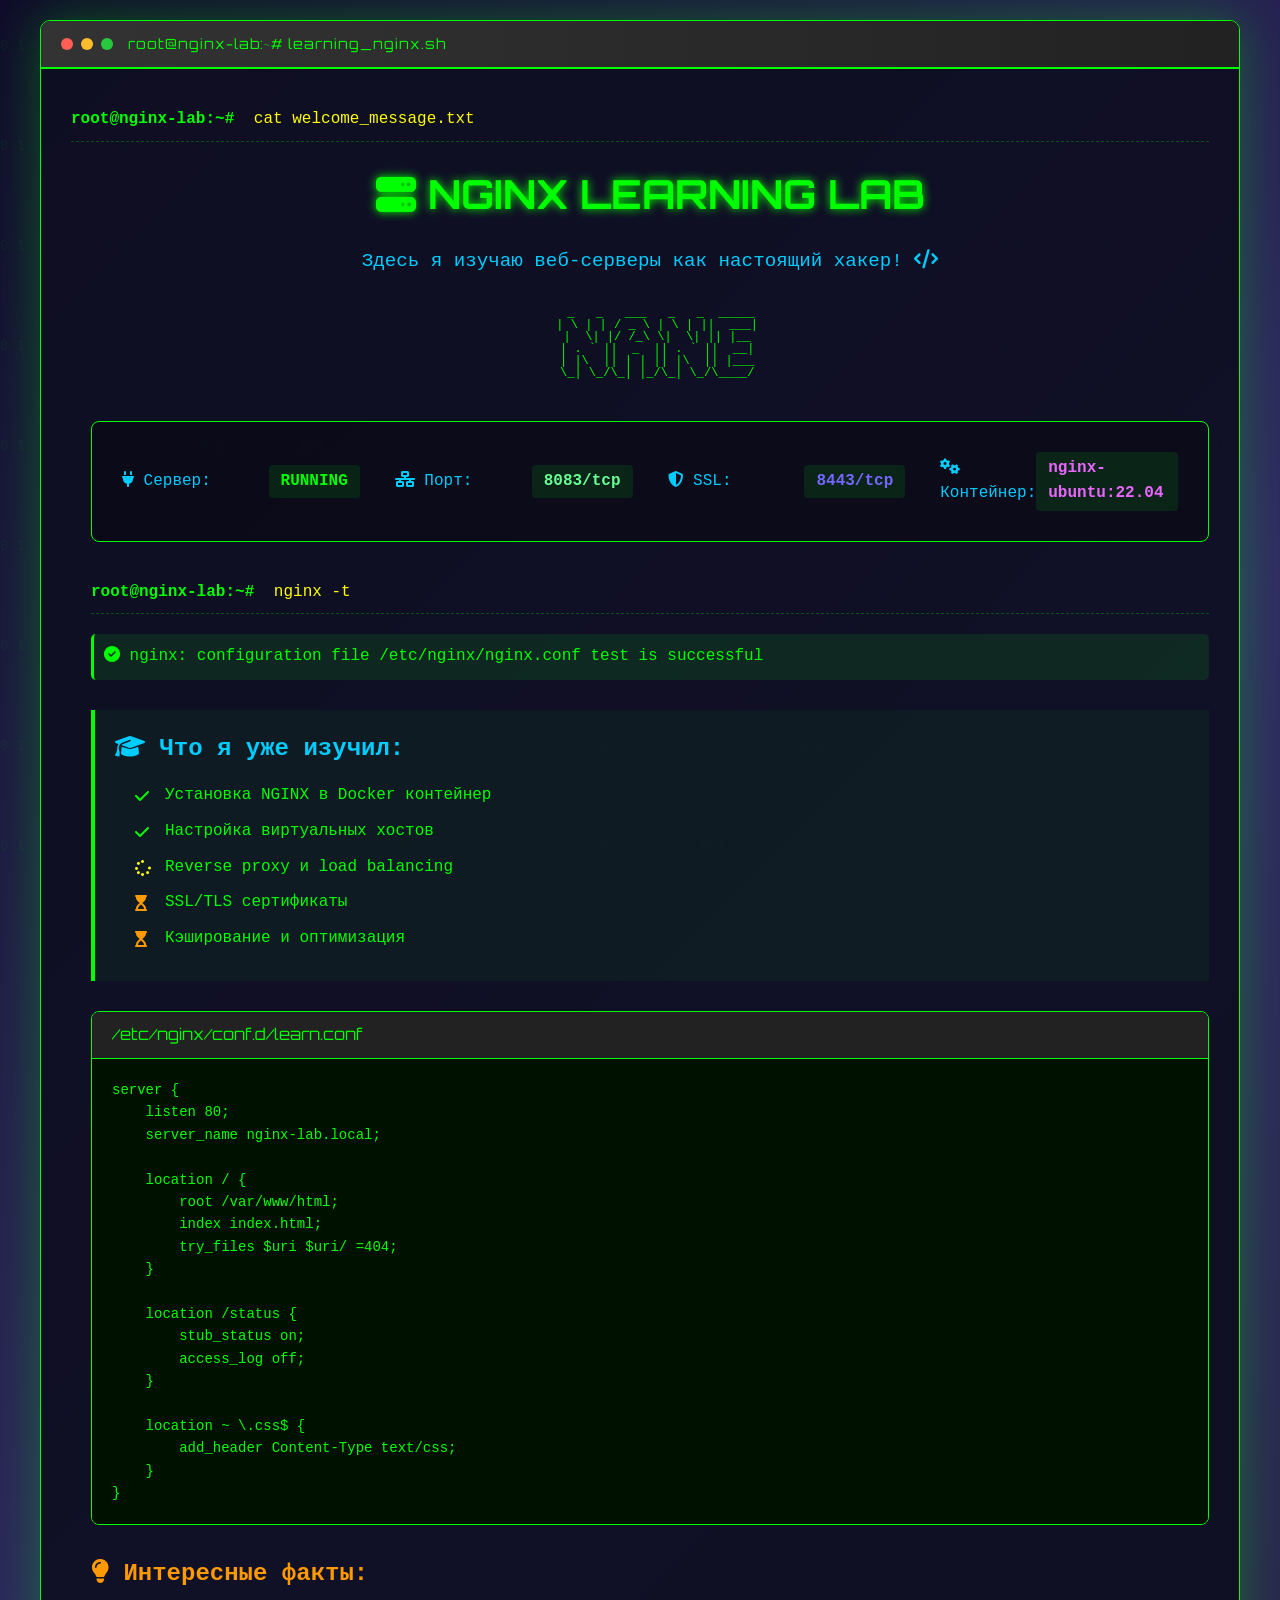
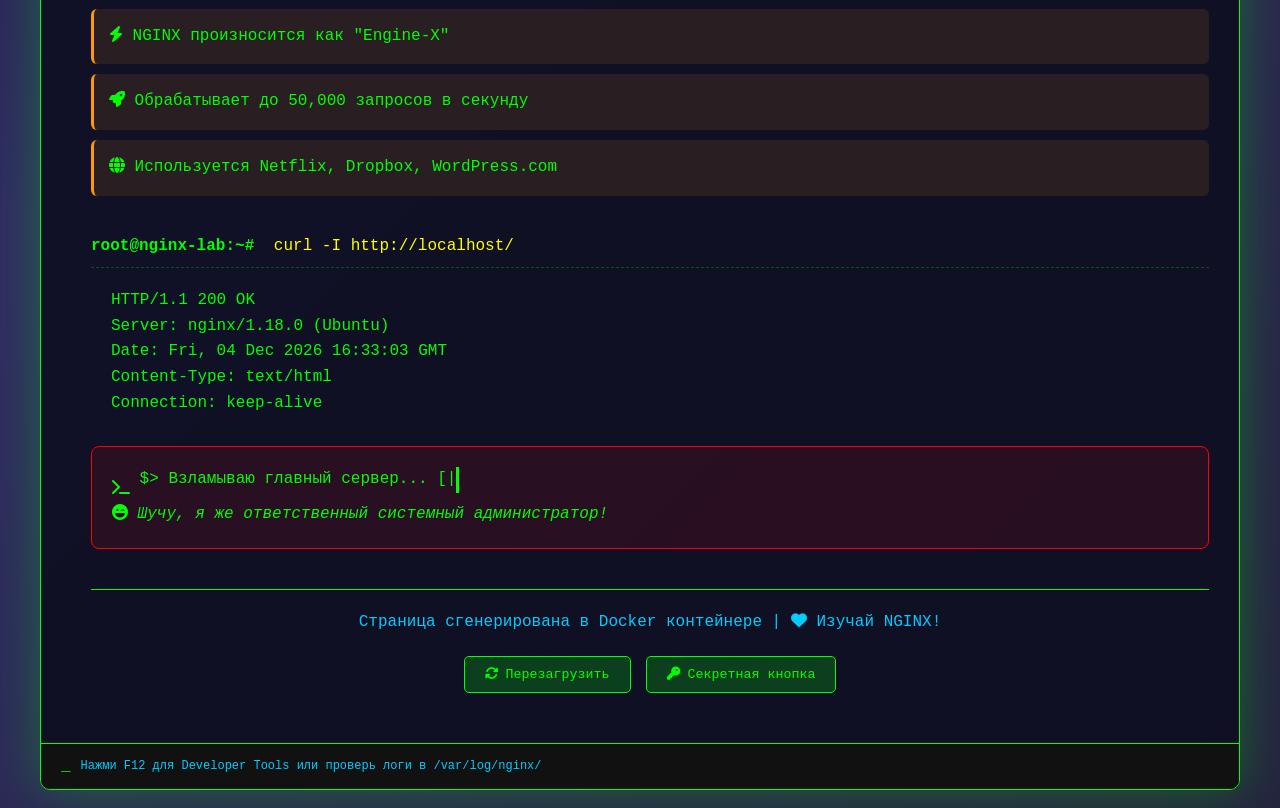
<file: index.html>
<!DOCTYPE html>
<html lang="ru">
<head>
    <meta charset="UTF-8">
    <meta name="viewport" content="width=device-width, initial-scale=1.0">
    <title>NGINX Learning Lab</title>
    <link rel="stylesheet" href="styles.css">
    <link rel="stylesheet" href="https://cdnjs.cloudflare.com/ajax/libs/font-awesome/6.4.0/css/all.min.css">
    <link href="https://fonts.googleapis.com/css2?family=Orbitron:wght@400;700&family=Ubuntu+Mono&display=swap" rel="stylesheet">
</head>
<body>
<div class="container">
    <!-- Терминал-заголовок -->
    <div class="terminal-header">
        <div class="terminal-buttons">
            <span class="close"></span>
            <span class="minimize"></span>
            <span class="maximize"></span>
        </div>
        <span class="terminal-title">root@nginx-lab:~# learning_nginx.sh</span>
    </div>

    <!-- Контент в стиле терминала -->
    <div class="terminal-body">
        <div class="command-line">
            <span class="prompt">root@nginx-lab:~#</span>
            <span class="command">cat welcome_message.txt</span>
        </div>

        <div class="output">
            <h1><i class="fas fa-server"></i> NGINX LEARNING LAB</h1>
            <p class="subtitle">Здесь я изучаю веб-серверы как настоящий хакер! <i class="fas fa-code"></i></p>

            <div class="ascii-art">
                    <pre>
   _   _   ___   _   _  _____
  | \ | | / _ \ | \ | ||  ___|
  |  \| |/ /_\ \|  \| || |__
  | . ` ||  _  || . ` ||  __|
  | |\  || | | || |\  || |___
  \_| \_/\_| |_/\_| \_/\____/
                    </pre>
            </div>

            <div class="status-panel">
                <div class="status-item">
                    <span class="status-label"><i class="fas fa-plug"></i> Сервер:</span>
                    <span class="status-value running">RUNNING</span>
                </div>
                <div class="status-item">
                    <span class="status-label"><i class="fas fa-network-wired"></i> Порт:</span>
                    <span class="status-value">8083/tcp</span>
                </div>
                <div class="status-item">
                    <span class="status-label"><i class="fas fa-shield-alt"></i> SSL:</span>
                    <span class="status-value">8443/tcp</span>
                </div>
                <div class="status-item">
                    <span class="status-label"><i class="fas fa-cogs"></i> Контейнер:</span>
                    <span class="status-value">nginx-ubuntu:22.04</span>
                </div>
            </div>

            <div class="command-line">
                <span class="prompt">root@nginx-lab:~#</span>
                <span class="command">nginx -t</span>
            </div>
            <div class="output success">
                <i class="fas fa-check-circle"></i> nginx: configuration file /etc/nginx/nginx.conf test is successful
            </div>

            <div class="lessons">
                <h2><i class="fas fa-graduation-cap"></i> Что я уже изучил:</h2>
                <ul>
                    <li><i class="fas fa-check"></i> Установка NGINX в Docker контейнер</li>
                    <li><i class="fas fa-check"></i> Настройка виртуальных хостов</li>
                    <li><i class="fas fa-spinner"></i> Reverse proxy и load balancing</li>
                    <li><i class="fas fa-hourglass-start"></i> SSL/TLS сертификаты</li>
                    <li><i class="fas fa-hourglass-start"></i> Кэширование и оптимизация</li>
                </ul>
            </div>

            <div class="code-block">
                <div class="code-header">/etc/nginx/conf.d/learn.conf</div>
                <pre><code>server {
    listen 80;
    server_name nginx-lab.local;

    location / {
        root /var/www/html;
        index index.html;
        try_files $uri $uri/ =404;
    }

    location /status {
        stub_status on;
        access_log off;
    }

    location ~ \.css$ {
        add_header Content-Type text/css;
    }
}</code></pre>
            </div>

            <div class="fun-facts">
                <h2><i class="fas fa-lightbulb"></i> Интересные факты:</h2>
                <div class="fact">
                    <i class="fas fa-bolt"></i> NGINX произносится как "Engine-X"
                </div>
                <div class="fact">
                    <i class="fas fa-rocket"></i> Обрабатывает до 50,000 запросов в секунду
                </div>
                <div class="fact">
                    <i class="fas fa-globe"></i> Используется Netflix, Dropbox, WordPress.com
                </div>
            </div>

            <div class="command-line">
                <span class="prompt">root@nginx-lab:~#</span>
                <span class="command">curl -I http://localhost/</span>
            </div>
            <div class="output">
                HTTP/1.1 200 OK<br>
                Server: nginx/1.18.0 (Ubuntu)<br>
                Date: <span id="current-date"></span><br>
                Content-Type: text/html<br>
                Connection: keep-alive
            </div>

            <div class="hackerman">
                <p><i class="fas fa-terminal"></i> <span class="typing">$> Взламываю главный сервер... [||||||||||] 100%</span></p>
                <p><i class="fas fa-laugh-wink"></i> <span class="joke">Шучу, я же ответственный системный администратор!</span></p>
            </div>

            <div class="footer">
                <p>Страница сгенерирована в Docker контейнере | <i class="fas fa-heart"></i> Изучай NGINX!</p>
                <div class="social">
                    <button onclick="reloadPage()"><i class="fas fa-sync-alt"></i> Перезагрузить</button>
                    <button onclick="showSecret()"><i class="fas fa-key"></i> Секретная кнопка</button>
                </div>
            </div>
        </div>
    </div>

    <!-- Футер-консоль -->
    <div class="terminal-footer">
        <span class="blinking-cursor">_</span>
        <span class="footer-text">Нажми F12 для Developer Tools или проверь логи в /var/log/nginx/</span>
    </div>
</div>

<div id="secret-modal" class="modal">
    <div class="modal-content">
        <span class="close-modal" onclick="hideSecret()">&times;</span>
        <h2><i class="fas fa-unlock-alt"></i> Секретная информация</h2>
        <p>Ты обнаружил Easter Egg! Вот секретный код для NGINX:</p>
        <div class="secret-code">
            location /secret {
            return 418 "Я чайник! 🫖";
            add_header X-NGINX-Master true;
            }
        </div>
        <p>Добавь этот блок в конфиг и перезагрузи NGINX:</p>
        <code>docker exec nginx-ubuntu nginx -s reload</code>
    </div>
</div>

<script src="script.js"></script>
</body>
</html>
</file>
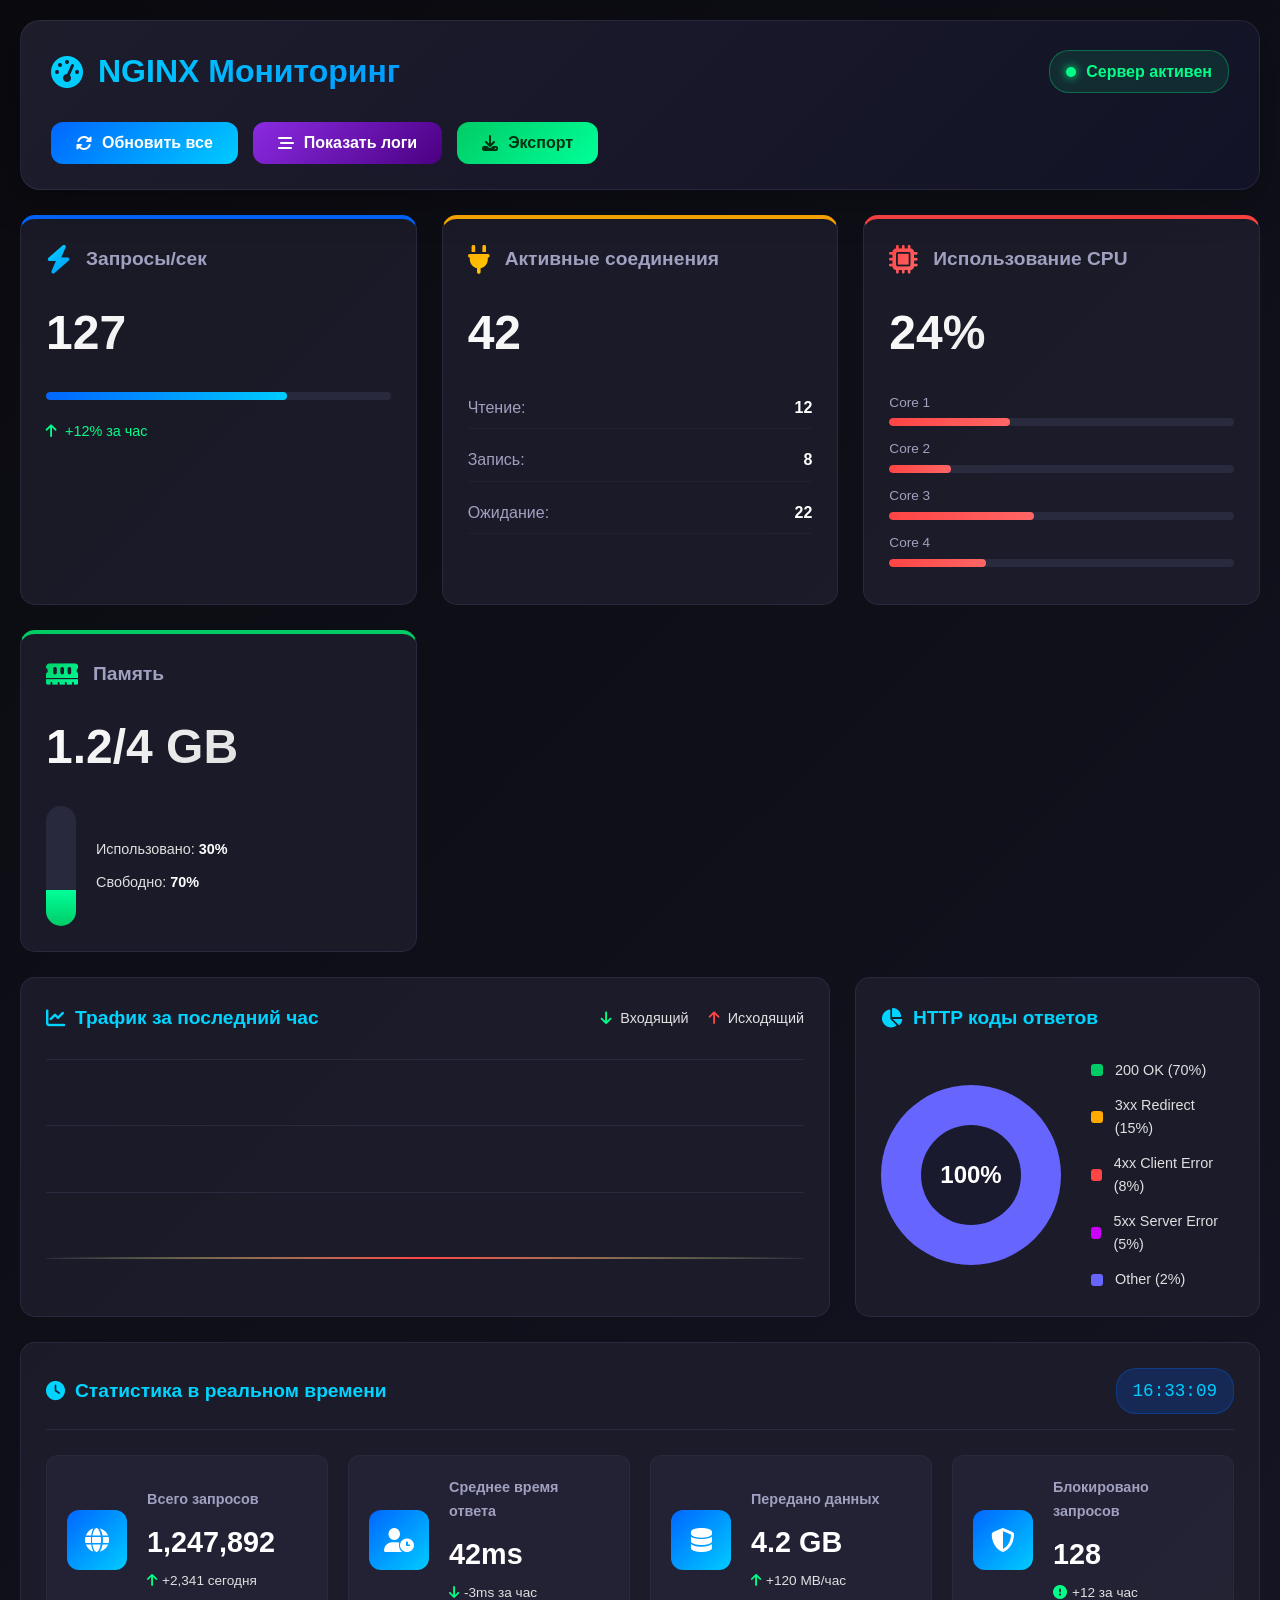
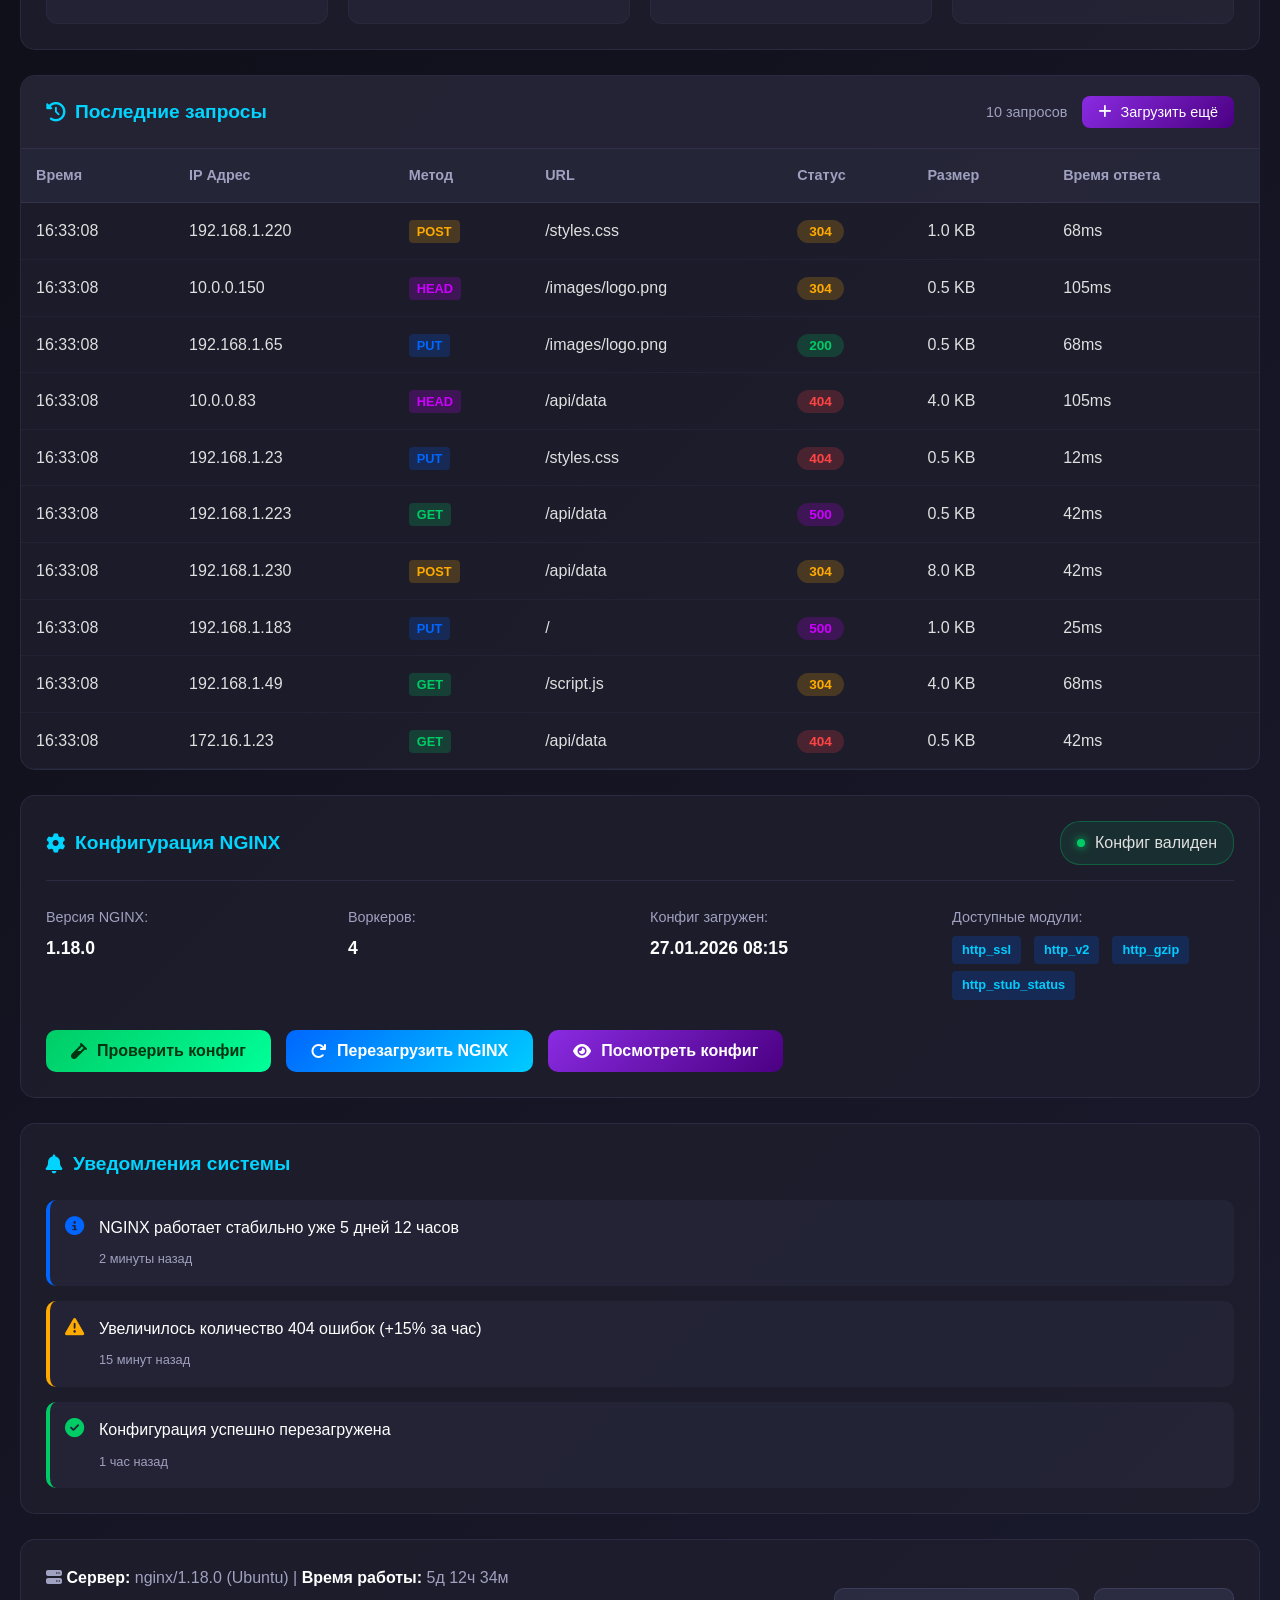
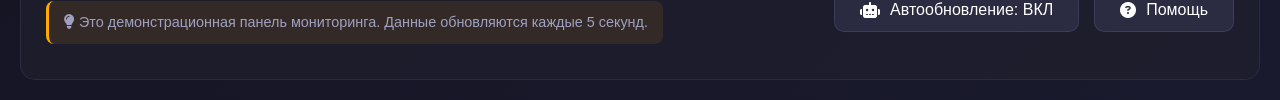
<file: monitor-page/monitor.html>
<!DOCTYPE html>
<html lang="ru">
<head>
    <meta charset="UTF-8">
    <meta name="viewport" content="width=device-width, initial-scale=1.0">
    <title>NGINX Мониторинг</title>
    <link rel="stylesheet" href="monitor.css">
    <link rel="stylesheet" href="https://cdnjs.cloudflare.com/ajax/libs/font-awesome/6.4.0/css/all.min.css">
</head>
<body>
<div class="monitor-container">
    <!-- Панель управления -->
    <div class="control-panel">
        <div class="panel-header">
            <h1><i class="fas fa-tachometer-alt"></i> NGINX Мониторинг</h1>
            <div class="server-status">
                <span class="status-indicator active"></span>
                <span class="status-text">Сервер активен</span>
            </div>
        </div>

        <div class="panel-controls">
            <button class="control-btn refresh-btn" onclick="refreshAll()">
                <i class="fas fa-sync-alt"></i> Обновить все
            </button>
            <button class="control-btn logs-btn" onclick="toggleLogs()">
                <i class="fas fa-stream"></i> Показать логи
            </button>
            <button class="control-btn stats-btn" onclick="exportStats()">
                <i class="fas fa-download"></i> Экспорт
            </button>
        </div>
    </div>

    <!-- Основные метрики -->
    <div class="metrics-grid">
        <!-- Запросы в секунду -->
        <div class="metric-card primary">
            <div class="metric-header">
                <i class="fas fa-bolt"></i>
                <h3>Запросы/сек</h3>
            </div>
            <div class="metric-value" id="rps-value">127</div>
            <div class="metric-graph">
                <div class="graph-bar" style="width: 70%"></div>
            </div>
            <div class="metric-change">
                <i class="fas fa-arrow-up"></i>
                <span>+12% за час</span>
            </div>
        </div>

        <!-- Активные соединения -->
        <div class="metric-card warning">
            <div class="metric-header">
                <i class="fas fa-plug"></i>
                <h3>Активные соединения</h3>
            </div>
            <div class="metric-value" id="connections-value">42</div>
            <div class="metric-details">
                <div class="detail">
                    <span class="label">Чтение:</span>
                    <span class="value" id="reading-value">12</span>
                </div>
                <div class="detail">
                    <span class="label">Запись:</span>
                    <span class="value" id="writing-value">8</span>
                </div>
                <div class="detail">
                    <span class="label">Ожидание:</span>
                    <span class="value" id="waiting-value">22</span>
                </div>
            </div>
        </div>

        <!-- Использование CPU -->
        <div class="metric-card danger">
            <div class="metric-header">
                <i class="fas fa-microchip"></i>
                <h3>Использование CPU</h3>
            </div>
            <div class="metric-value" id="cpu-value">24%</div>
            <div class="cpu-cores">
                <div class="core">
                    <div class="core-label">Core 1</div>
                    <div class="core-bar">
                        <div class="core-fill" style="width: 35%"></div>
                    </div>
                </div>
                <div class="core">
                    <div class="core-label">Core 2</div>
                    <div class="core-bar">
                        <div class="core-fill" style="width: 18%"></div>
                    </div>
                </div>
                <div class="core">
                    <div class="core-label">Core 3</div>
                    <div class="core-bar">
                        <div class="core-fill" style="width: 42%"></div>
                    </div>
                </div>
                <div class="core">
                    <div class="core-label">Core 4</div>
                    <div class="core-bar">
                        <div class="core-fill" style="width: 28%"></div>
                    </div>
                </div>
            </div>
        </div>

        <!-- Использование памяти -->
        <div class="metric-card success">
            <div class="metric-header">
                <i class="fas fa-memory"></i>
                <h3>Память</h3>
            </div>
            <div class="metric-value" id="memory-value">1.2/4 GB</div>
            <div class="memory-chart">
                <div class="chart-bar">
                    <div class="chart-fill" style="height: 30%"></div>
                </div>
                <div class="chart-labels">
                    <span>Использовано: <strong>30%</strong></span>
                    <span>Свободно: <strong>70%</strong></span>
                </div>
            </div>
        </div>
    </div>

    <!-- Графики -->
    <div class="charts-section">
        <div class="chart-card">
            <div class="chart-header">
                <h3><i class="fas fa-chart-line"></i> Трафик за последний час</h3>
                <div class="chart-legend">
                    <span class="legend-in"><i class="fas fa-arrow-down"></i> Входящий</span>
                    <span class="legend-out"><i class="fas fa-arrow-up"></i> Исходящий</span>
                </div>
            </div>
            <div class="chart-container">
                <div class="traffic-chart" id="traffic-chart">
                    <!-- График будет рисоваться CSS/JS -->
                    <div class="chart-grid">
                        <div class="grid-line"></div>
                        <div class="grid-line"></div>
                        <div class="grid-line"></div>
                        <div class="grid-line"></div>
                    </div>
                    <div class="chart-line in"></div>
                    <div class="chart-line out"></div>
                </div>
            </div>
        </div>

        <div class="chart-card">
            <div class="chart-header">
                <h3><i class="fas fa-chart-pie"></i> HTTP коды ответов</h3>
            </div>
            <div class="pie-chart-container">
                <div class="pie-chart">
                    <div class="pie-slice success" style="--percent: 70;"></div>
                    <div class="pie-slice redirect" style="--percent: 15;"></div>
                    <div class="pie-slice client-error" style="--percent: 8;"></div>
                    <div class="pie-slice server-error" style="--percent: 5;"></div>
                    <div class="pie-slice other" style="--percent: 2;"></div>
                    <div class="pie-center">
                        <span class="pie-total">100%</span>
                    </div>
                </div>
                <div class="pie-legend">
                    <div class="legend-item">
                        <span class="color success"></span>
                        <span>200 OK (70%)</span>
                    </div>
                    <div class="legend-item">
                        <span class="color redirect"></span>
                        <span>3xx Redirect (15%)</span>
                    </div>
                    <div class="legend-item">
                        <span class="color client-error"></span>
                        <span>4xx Client Error (8%)</span>
                    </div>
                    <div class="legend-item">
                        <span class="color server-error"></span>
                        <span>5xx Server Error (5%)</span>
                    </div>
                    <div class="legend-item">
                        <span class="color other"></span>
                        <span>Other (2%)</span>
                    </div>
                </div>
            </div>
        </div>
    </div>

    <!-- Статистика в реальном времени -->
    <div class="realtime-section">
        <div class="realtime-header">
            <h3><i class="fas fa-clock"></i> Статистика в реальном времени</h3>
            <div class="time-display" id="current-time">
                <!-- Время будет обновляться -->
            </div>
        </div>

        <div class="stats-grid">
            <div class="stat-item">
                <div class="stat-icon">
                    <i class="fas fa-globe"></i>
                </div>
                <div class="stat-info">
                    <h4>Всего запросов</h4>
                    <p class="stat-value" id="total-requests">1,247,892</p>
                    <p class="stat-change"><i class="fas fa-arrow-up"></i> +2,341 сегодня</p>
                </div>
            </div>

            <div class="stat-item">
                <div class="stat-icon">
                    <i class="fas fa-user-clock"></i>
                </div>
                <div class="stat-info">
                    <h4>Среднее время ответа</h4>
                    <p class="stat-value" id="response-time">42ms</p>
                    <p class="stat-change"><i class="fas fa-arrow-down"></i> -3ms за час</p>
                </div>
            </div>

            <div class="stat-item">
                <div class="stat-icon">
                    <i class="fas fa-database"></i>
                </div>
                <div class="stat-info">
                    <h4>Передано данных</h4>
                    <p class="stat-value" id="data-transferred">4.2 GB</p>
                    <p class="stat-change"><i class="fas fa-arrow-up"></i> +120 MB/час</p>
                </div>
            </div>

            <div class="stat-item">
                <div class="stat-icon">
                    <i class="fas fa-shield-alt"></i>
                </div>
                <div class="stat-info">
                    <h4>Блокировано запросов</h4>
                    <p class="stat-value" id="blocked-requests">128</p>
                    <p class="stat-change"><i class="fas fa-exclamation-circle"></i> +12 за час</p>
                </div>
            </div>
        </div>
    </div>

    <!-- Таблица последних запросов -->
    <div class="requests-table">
        <div class="table-header">
            <h3><i class="fas fa-history"></i> Последние запросы</h3>
            <div class="table-controls">
                <span class="table-count" id="requests-count">25 запросов</span>
                <button class="table-btn" onclick="loadMoreRequests()">
                    <i class="fas fa-plus"></i> Загрузить ещё
                </button>
            </div>
        </div>

        <div class="table-container">
            <table>
                <thead>
                <tr>
                    <th>Время</th>
                    <th>IP Адрес</th>
                    <th>Метод</th>
                    <th>URL</th>
                    <th>Статус</th>
                    <th>Размер</th>
                    <th>Время ответа</th>
                </tr>
                </thead>
                <tbody id="requests-body">
                <!-- Запросы будут добавляться через JS -->
                </tbody>
            </table>
        </div>
    </div>

    <!-- Конфигурация NGINX -->
    <div class="config-section">
        <div class="config-header">
            <h3><i class="fas fa-cog"></i> Конфигурация NGINX</h3>
            <div class="config-status">
                <span class="config-indicator valid"></span>
                <span>Конфиг валиден</span>
            </div>
        </div>

        <div class="config-info">
            <div class="config-item">
                <span class="config-label">Версия NGINX:</span>
                <span class="config-value" id="nginx-version">1.18.0</span>
            </div>
            <div class="config-item">
                <span class="config-label">Воркеров:</span>
                <span class="config-value" id="workers-count">4</span>
            </div>
            <div class="config-item">
                <span class="config-label">Конфиг загружен:</span>
                <span class="config-value" id="config-time">27.01.2026 08:15</span>
            </div>
            <div class="config-item">
                <span class="config-label">Доступные модули:</span>
                <span class="config-value modules">
                        <span class="module-tag">http_ssl</span>
                        <span class="module-tag">http_v2</span>
                        <span class="module-tag">http_gzip</span>
                        <span class="module-tag">http_stub_status</span>
                    </span>
            </div>
        </div>

        <div class="config-actions">
            <button class="config-btn test-btn" onclick="testConfig()">
                <i class="fas fa-vial"></i> Проверить конфиг
            </button>
            <button class="config-btn reload-btn" onclick="reloadNginx()">
                <i class="fas fa-redo"></i> Перезагрузить NGINX
            </button>
            <button class="config-btn view-btn" onclick="viewConfig()">
                <i class="fas fa-eye"></i> Посмотреть конфиг
            </button>
        </div>
    </div>

    <!-- Уведомления -->
    <div class="notifications-section">
        <h3><i class="fas fa-bell"></i> Уведомления системы</h3>
        <div class="notifications-list" id="notifications-list">
            <div class="notification info">
                <i class="fas fa-info-circle"></i>
                <div class="notification-content">
                    <p>NGINX работает стабильно уже 5 дней 12 часов</p>
                    <span class="notification-time">2 минуты назад</span>
                </div>
            </div>
            <div class="notification warning">
                <i class="fas fa-exclamation-triangle"></i>
                <div class="notification-content">
                    <p>Увеличилось количество 404 ошибок (+15% за час)</p>
                    <span class="notification-time">15 минут назад</span>
                </div>
            </div>
            <div class="notification success">
                <i class="fas fa-check-circle"></i>
                <div class="notification-content">
                    <p>Конфигурация успешно перезагружена</p>
                    <span class="notification-time">1 час назад</span>
                </div>
            </div>
        </div>
    </div>

    <!-- Футер -->
    <footer class="monitor-footer">
        <div class="footer-info">
            <p>
                <i class="fas fa-server"></i>
                <strong>Сервер:</strong> nginx/1.18.0 (Ubuntu) |
                <strong>Время работы:</strong> <span id="uptime">5д 12ч 34м</span>
            </p>
            <p class="footer-tip">
                <i class="fas fa-lightbulb"></i>
                Это демонстрационная панель мониторинга. Данные обновляются каждые 5 секунд.
            </p>
        </div>
        <div class="footer-actions">
            <button class="footer-btn" onclick="toggleAutoRefresh()">
                <i class="fas fa-robot"></i>
                <span id="auto-refresh-text">Автообновление: ВКЛ</span>
            </button>
            <button class="footer-btn" onclick="showHelp()">
                <i class="fas fa-question-circle"></i> Помощь
            </button>
        </div>
    </footer>
</div>

<script>
    // Основные переменные
    let autoRefresh = true;
    let requestCount = 0;

    // Обновление времени
    function updateTime() {
        const now = new Date();
        const timeString = now.toLocaleTimeString('ru-RU', {
            hour: '2-digit',
            minute: '2-digit',
            second: '2-digit'
        });
        document.getElementById('current-time').textContent = timeString;
    }

    // Обновление метрик
    function updateMetrics() {
        // RPS (случайное изменение)
        const rps = document.getElementById('rps-value');
        let currentRps = parseInt(rps.textContent);
        currentRps += Math.floor(Math.random() * 21) - 10; // -10 to +10
        currentRps = Math.max(50, Math.min(200, currentRps));
        rps.textContent = currentRps;

        // Активные соединения
        const connections = document.getElementById('connections-value');
        let currentConn = parseInt(connections.textContent);
        currentConn += Math.floor(Math.random() * 7) - 3; // -3 to +3
        currentConn = Math.max(10, Math.min(100, currentConn));
        connections.textContent = currentConn;

        // Детали соединений
        document.getElementById('reading-value').textContent =
            Math.floor(currentConn * 0.3);
        document.getElementById('writing-value').textContent =
            Math.floor(currentConn * 0.2);
        document.getElementById('waiting-value').textContent =
            currentConn - Math.floor(currentConn * 0.5);

        // CPU (случайное изменение)
        const cpu = document.getElementById('cpu-value');
        let currentCpu = parseInt(cpu.textContent);
        currentCpu += Math.floor(Math.random() * 11) - 5; // -5 to +5
        currentCpu = Math.max(5, Math.min(80, currentCpu));
        cpu.textContent = currentCpu + '%';

        // Обновляем заполнение ядер
        document.querySelectorAll('.core-fill').forEach((fill, index) => {
            const newWidth = (currentCpu * (0.5 + Math.random() * 0.5)) / 100;
            fill.style.width = (newWidth * 100) + '%';
        });

        // Память (медленное изменение)
        const memory = document.getElementById('memory-value');
        const used = 1.2 + Math.random() * 0.1;
        memory.textContent = used.toFixed(1) + '/4 GB';

        // Общее количество запросов
        const totalRequests = document.getElementById('total-requests');
        let currentTotal = parseInt(totalRequests.textContent.replace(/,/g, ''));
        currentTotal += Math.floor(Math.random() * 10);
        totalRequests.textContent = currentTotal.toLocaleString();

        // Время ответа
        const responseTime = document.getElementById('response-time');
        let currentTime = parseInt(responseTime.textContent);
        currentTime += Math.floor(Math.random() * 5) - 2; // -2 to +2
        currentTime = Math.max(20, Math.min(100, currentTime));
        responseTime.textContent = currentTime + 'ms';

        // Добавляем новый запрос в таблицу каждые 5 обновлений
        requestCount++;
        if (requestCount % 5 === 0) {
            addNewRequest();
        }
    }

    // Добавление нового запроса в таблицу
    function addNewRequest() {
        const tbody = document.getElementById('requests-body');
        const now = new Date();
        const time = now.toLocaleTimeString('ru-RU', {
            hour: '2-digit',
            minute: '2-digit',
            second: '2-digit'
        });

        const ips = ['192.168.1.', '10.0.0.', '172.16.1.'];
        const methods = ['GET', 'POST', 'HEAD', 'PUT'];
        const paths = ['/', '/api/data', '/images/logo.png', '/styles.css', '/script.js'];
        const statuses = [200, 304, 404, 500];
        const sizes = [512, 1024, 2048, 4096, 8192];
        const responseTimes = [12, 25, 42, 68, 105];

        const ip = ips[Math.floor(Math.random() * ips.length)] + Math.floor(Math.random() * 255);
        const method = methods[Math.floor(Math.random() * methods.length)];
        const path = paths[Math.floor(Math.random() * paths.length)];
        const status = statuses[Math.floor(Math.random() * statuses.length)];
        const size = sizes[Math.floor(Math.random() * sizes.length)];
        const responseTime = responseTimes[Math.floor(Math.random() * responseTimes.length)];

        const row = document.createElement('tr');

        // Определяем класс для статуса
        let statusClass = '';
        if (status === 200) statusClass = 'status-success';
        else if (status >= 300 && status < 400) statusClass = 'status-warning';
        else if (status >= 400 && status < 500) statusClass = 'status-danger';
        else if (status >= 500) statusClass = 'status-critical';

        row.innerHTML = `
            <td>${time}</td>
            <td>${ip}</td>
            <td><span class="method ${method.toLowerCase()}">${method}</span></td>
            <td>${path}</td>
            <td><span class="status ${statusClass}">${status}</span></td>
            <td>${(size / 1024).toFixed(1)} KB</td>
            <td>${responseTime}ms</td>
        `;

        tbody.insertBefore(row, tbody.firstChild);

        // Ограничиваем количество строк
        if (tbody.children.length > 25) {
            tbody.removeChild(tbody.lastChild);
        }

        // Обновляем счетчик
        document.getElementById('requests-count').textContent =
            tbody.children.length + ' запросов';
    }

    // Заполняем начальные данные
    function initTable() {
        const tbody = document.getElementById('requests-body');
        for (let i = 0; i < 10; i++) {
            addNewRequest();
        }
    }

    // Функции управления
    function refreshAll() {
        updateMetrics();
        showNotification('Все метрики обновлены', 'success');
    }

    function toggleLogs() {
        showNotification('Логи доступны в консоли сервера', 'info');
    }

    function exportStats() {
        showNotification('Статистика экспортирована в формате JSON', 'success');
    }

    function loadMoreRequests() {
        for (let i = 0; i < 5; i++) {
            addNewRequest();
        }
        showNotification('Загружено 5 новых запросов', 'info');
    }

    function testConfig() {
        showNotification('Конфигурация NGINX проверена успешно', 'success');
    }

    function reloadNginx() {
        showNotification('NGINX перезагружен (имитация)', 'success');
    }

    function viewConfig() {
        showNotification('Конфигурация открыта в новом окне', 'info');
    }

    function toggleAutoRefresh() {
        autoRefresh = !autoRefresh;
        const text = document.getElementById('auto-refresh-text');
        text.textContent = `Автообновление: ${autoRefresh ? 'ВКЛ' : 'ВЫКЛ'}`;

        showNotification(
            `Автообновление ${autoRefresh ? 'включено' : 'выключено'}`,
            autoRefresh ? 'success' : 'warning'
        );
    }

    function showHelp() {
        showNotification('Открыта справка по мониторингу', 'info');
    }

    // Уведомления
    function showNotification(message, type) {
        const list = document.getElementById('notifications-list');
        const notification = document.createElement('div');
        notification.className = `notification ${type}`;

        const icon = type === 'success' ? 'fa-check-circle' :
                    type === 'warning' ? 'fa-exclamation-triangle' :
                    type === 'danger' ? 'fa-times-circle' : 'fa-info-circle';

        const now = new Date();
        const time = now.toLocaleTimeString('ru-RU', {
            hour: '2-digit',
            minute: '2-digit'
        });

        notification.innerHTML = `
            <i class="fas ${icon}"></i>
            <div class="notification-content">
                <p>${message}</p>
                <span class="notification-time">${time}</span>
            </div>
        `;

        list.insertBefore(notification, list.firstChild);

        // Ограничиваем количество уведомлений
        if (list.children.length > 5) {
            list.removeChild(list.lastChild);
        }

        // Автоудаление через 5 секунд
        setTimeout(() => {
            if (notification.parentNode) {
                notification.style.opacity = '0';
                setTimeout(() => {
                    if (notification.parentNode) {
                        list.removeChild(notification);
                    }
                }, 300);
            }
        }, 5000);
    }

    // Инициализация
    document.addEventListener('DOMContentLoaded', function() {
        updateTime();
        initTable();

        // Обновляем время каждую секунду
        setInterval(updateTime, 1000);

        // Обновляем метрики каждые 3 секунды если автообновление включено
        setInterval(() => {
            if (autoRefresh) {
                updateMetrics();
            }
        }, 3000);

        // Обновляем время работы
        setInterval(() => {
            const uptime = document.getElementById('uptime');
            const parts = uptime.textContent.split(' ');
            let days = parseInt(parts[0]) || 5;
            let hours = parseInt(parts[1]) || 12;
            let minutes = parseInt(parts[2]) || 34;

            minutes++;
            if (minutes >= 60) {
                minutes = 0;
                hours++;
                if (hours >= 24) {
                    hours = 0;
                    days++;
                }
            }

            uptime.textContent = `${days}д ${hours}ч ${minutes}м`;
        }, 60000); // Каждую минуту
    });
</script>
</body>
</html>
</file>
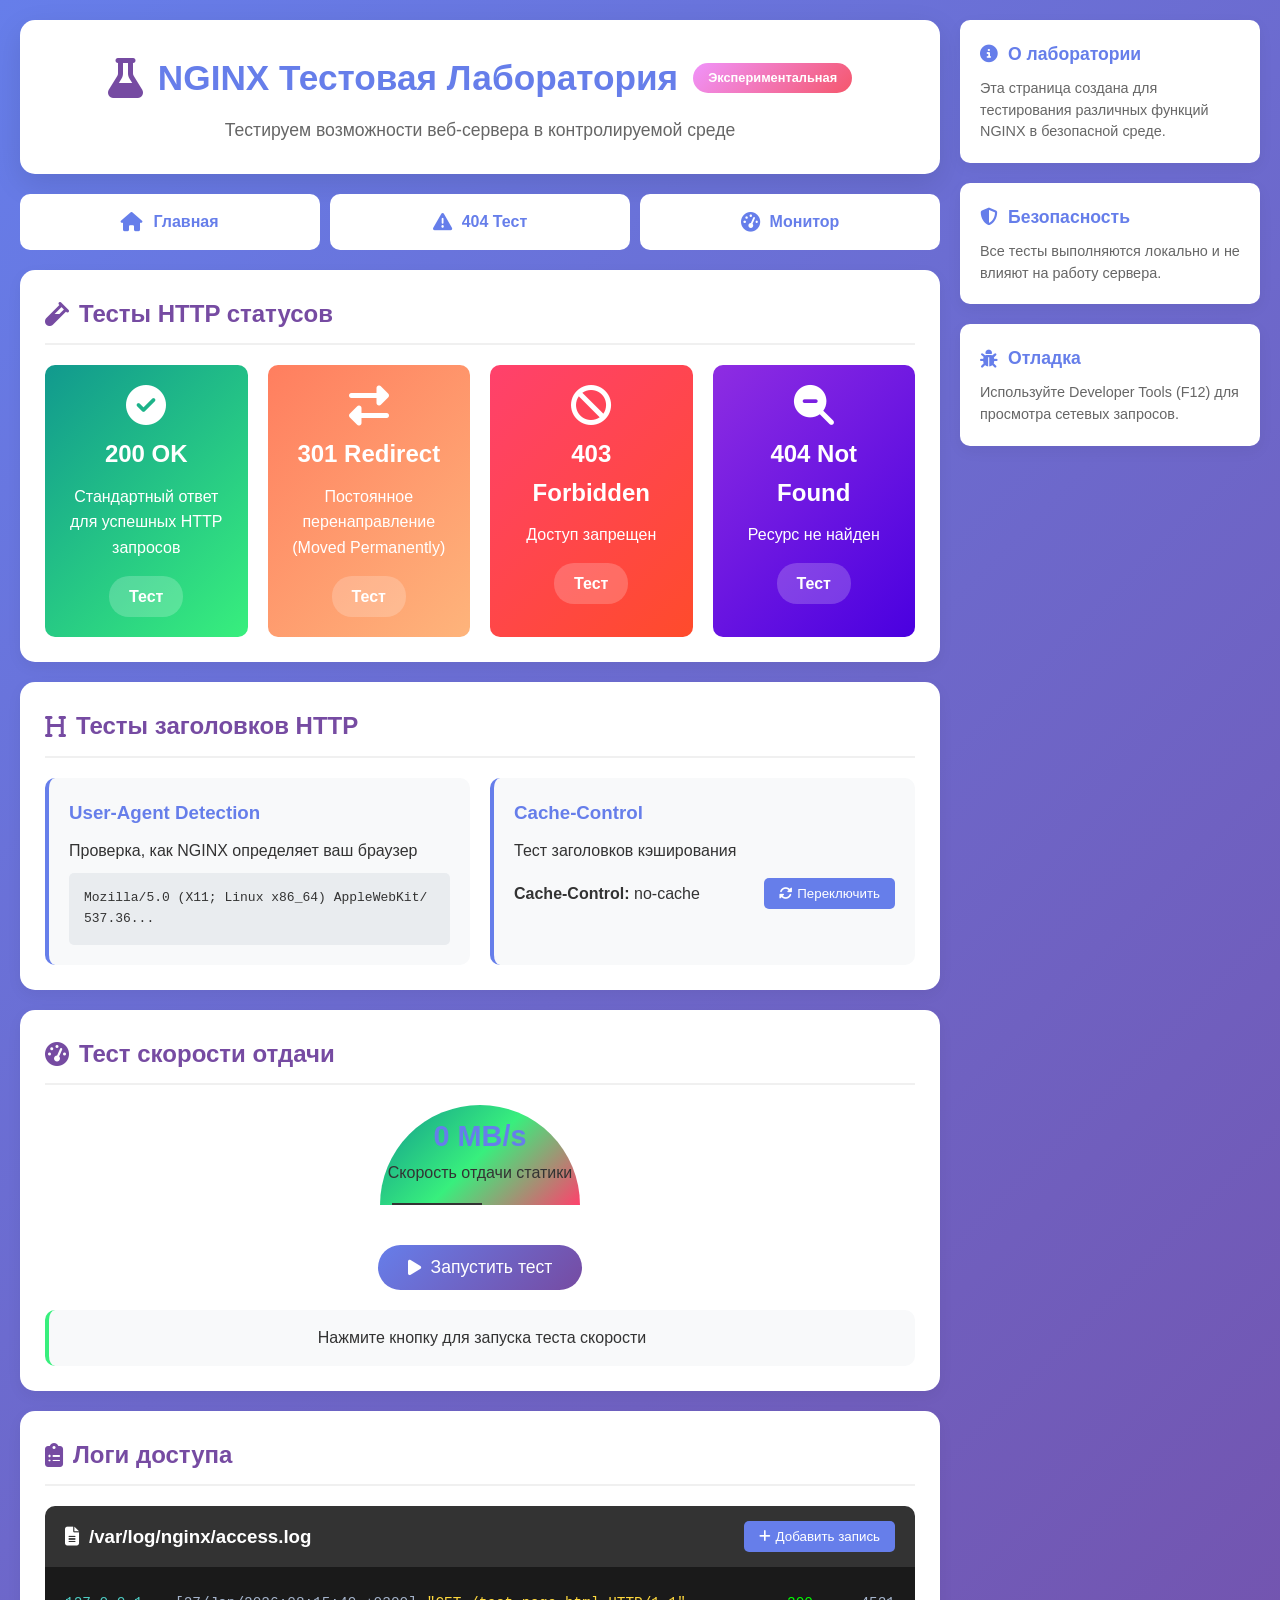
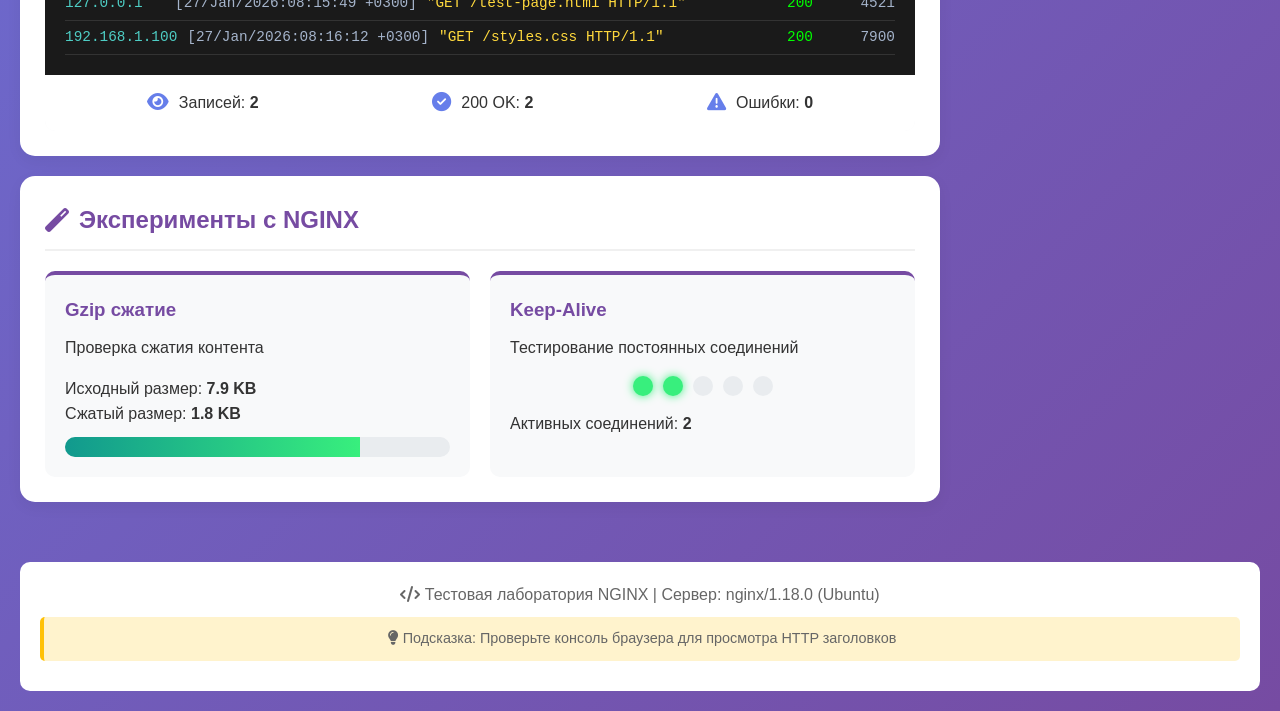
<file: test-page/test-page.html>
<!DOCTYPE html>
<html lang="ru">
<head>
    <meta charset="UTF-8">
    <meta name="viewport" content="width=device-width, initial-scale=1.0">
    <title>NGINX Тестовая Лаборатория</title>
    <link rel="stylesheet" href="test-page.css">
    <link rel="stylesheet" href="https://cdnjs.cloudflare.com/ajax/libs/font-awesome/6.4.0/css/all.min.css">
</head>
<body>
<div class="lab-container">
    <!-- Заголовок лаборатории -->
    <header class="lab-header">
        <div class="lab-title">
            <i class="fas fa-flask"></i>
            <h1>NGINX Тестовая Лаборатория</h1>
            <span class="lab-badge">Экспериментальная</span>
        </div>
        <p class="lab-subtitle">Тестируем возможности веб-сервера в контролируемой среде</p>
    </header>

    <!-- Навигация -->
    <nav class="lab-nav">
        <a href="/" class="nav-link">
            <i class="fas fa-home"></i> Главная
        </a>
        <a href="/404.html" class="nav-link">
            <i class="fas fa-exclamation-triangle"></i> 404 Тест
        </a>
        <a href="/monitor.html" class="nav-link">
            <i class="fas fa-tachometer-alt"></i> Монитор
        </a>
    </nav>

    <!-- Основной контент -->
    <main class="lab-content">
        <!-- Секция 1: Тесты HTTP статусов -->
        <section class="test-section">
            <h2><i class="fas fa-vial"></i> Тесты HTTP статусов</h2>
            <div class="status-grid">
                <div class="status-card success">
                    <i class="fas fa-check-circle"></i>
                    <h3>200 OK</h3>
                    <p>Стандартный ответ для успешных HTTP запросов</p>
                    <a href="/test-page.html#ok" class="test-btn">Тест</a>
                </div>
                <div class="status-card redirect">
                    <i class="fas fa-exchange-alt"></i>
                    <h3>301 Redirect</h3>
                    <p>Постоянное перенаправление (Moved Permanently)</p>
                    <a href="/old-page" class="test-btn">Тест</a>
                </div>
                <div class="status-card error">
                    <i class="fas fa-ban"></i>
                    <h3>403 Forbidden</h3>
                    <p>Доступ запрещен</p>
                    <a href="/secret" class="test-btn">Тест</a>
                </div>
                <div class="status-card not-found">
                    <i class="fas fa-search-minus"></i>
                    <h3>404 Not Found</h3>
                    <p>Ресурс не найден</p>
                    <a href="/non-existent-page" class="test-btn">Тест</a>
                </div>
            </div>
        </section>

        <!-- Секция 2: Тесты заголовков -->
        <section class="test-section">
            <h2><i class="fas fa-heading"></i> Тесты заголовков HTTP</h2>
            <div class="header-tests">
                <div class="header-test">
                    <h3>User-Agent Detection</h3>
                    <p>Проверка, как NGINX определяет ваш браузер</p>
                    <div class="ua-display" id="ua-display">
                        Загрузка...
                    </div>
                </div>
                <div class="header-test">
                    <h3>Cache-Control</h3>
                    <p>Тест заголовков кэширования</p>
                    <div class="cache-info">
                        <p><strong>Cache-Control:</strong> <span id="cache-header">no-cache</span></p>
                        <button class="cache-btn" onclick="toggleCache()">
                            <i class="fas fa-sync-alt"></i> Переключить
                        </button>
                    </div>
                </div>
            </div>
        </section>

        <!-- Секция 3: Тест скорости -->
        <section class="test-section">
            <h2><i class="fas fa-tachometer-alt"></i> Тест скорости отдачи</h2>
            <div class="speed-test">
                <div class="speed-meter">
                    <div class="speed-dial">
                        <div class="speed-needle" id="speed-needle"></div>
                    </div>
                    <div class="speed-info">
                        <h3 id="speed-value">0 MB/s</h3>
                        <p>Скорость отдачи статики</p>
                    </div>
                </div>
                <button class="speed-btn" onclick="runSpeedTest()">
                    <i class="fas fa-play"></i> Запустить тест
                </button>
                <div class="speed-results" id="speed-results">
                    <p>Нажмите кнопку для запуска теста скорости</p>
                </div>
            </div>
        </section>

        <!-- Секция 4: Логирование -->
        <section class="test-section">
            <h2><i class="fas fa-clipboard-list"></i> Логи доступа</h2>
            <div class="log-simulator">
                <div class="log-header">
                    <h3><i class="fas fa-file-alt"></i> /var/log/nginx/access.log</h3>
                    <button class="log-btn" onclick="addLogEntry()">
                        <i class="fas fa-plus"></i> Добавить запись
                    </button>
                </div>
                <div class="log-entries" id="log-entries">
                    <div class="log-entry">
                        <span class="log-ip">127.0.0.1</span>
                        <span class="log-date">[27/Jan/2026:08:15:49 +0300]</span>
                        <span class="log-request">"GET /test-page.html HTTP/1.1"</span>
                        <span class="log-status">200</span>
                        <span class="log-size">4521</span>
                    </div>
                    <div class="log-entry">
                        <span class="log-ip">192.168.1.100</span>
                        <span class="log-date">[27/Jan/2026:08:16:12 +0300]</span>
                        <span class="log-request">"GET /styles.css HTTP/1.1"</span>
                        <span class="log-status">200</span>
                        <span class="log-size">7900</span>
                    </div>
                </div>
                <div class="log-stats">
                    <div class="stat">
                        <i class="fas fa-eye"></i>
                        <span>Записей: <strong id="log-count">2</strong></span>
                    </div>
                    <div class="stat">
                        <i class="fas fa-check-circle"></i>
                        <span>200 OK: <strong>2</strong></span>
                    </div>
                    <div class="stat">
                        <i class="fas fa-exclamation-triangle"></i>
                        <span>Ошибки: <strong>0</strong></span>
                    </div>
                </div>
            </div>
        </section>

        <!-- Секция 5: Эксперименты -->
        <section class="test-section">
            <h2><i class="fas fa-magic"></i> Эксперименты с NGINX</h2>
            <div class="experiments">
                <div class="experiment">
                    <h3>Gzip сжатие</h3>
                    <p>Проверка сжатия контента</p>
                    <div class="compression-test">
                        <p>Исходный размер: <strong>7.9 KB</strong></p>
                        <p>Сжатый размер: <strong id="compressed-size">...</strong></p>
                        <div class="compression-bar">
                            <div class="compression-fill" id="compression-fill"></div>
                        </div>
                    </div>
                </div>
                <div class="experiment">
                    <h3>Keep-Alive</h3>
                    <p>Тестирование постоянных соединений</p>
                    <div class="connection-test">
                        <div class="connection-visual">
                            <div class="connection-dot active"></div>
                            <div class="connection-dot active"></div>
                            <div class="connection-dot"></div>
                            <div class="connection-dot"></div>
                            <div class="connection-dot"></div>
                        </div>
                        <p>Активных соединений: <strong id="connections">2</strong></p>
                    </div>
                </div>
            </div>
        </section>
    </main>

    <!-- Информационная панель -->
    <aside class="lab-sidebar">
        <div class="sidebar-card">
            <h3><i class="fas fa-info-circle"></i> О лаборатории</h3>
            <p>Эта страница создана для тестирования различных функций NGINX в безопасной среде.</p>
        </div>
        <div class="sidebar-card">
            <h3><i class="fas fa-shield-alt"></i> Безопасность</h3>
            <p>Все тесты выполняются локально и не влияют на работу сервера.</p>
        </div>
        <div class="sidebar-card">
            <h3><i class="fas fa-bug"></i> Отладка</h3>
            <p>Используйте Developer Tools (F12) для просмотра сетевых запросов.</p>
        </div>
    </aside>

    <!-- Футер -->
    <footer class="lab-footer">
        <p>
            <i class="fas fa-code"></i>
            Тестовая лаборатория NGINX | Сервер: nginx/1.18.0 (Ubuntu)
        </p>
        <p class="footer-tip">
            <i class="fas fa-lightbulb"></i>
            Подсказка: Проверьте консоль браузера для просмотра HTTP заголовков
        </p>
    </footer>
</div>

<script>
    // Минимальный JS для тестовой страницы
    let cacheEnabled = false;
    let logCount = 2;
    let speedTestRunning = false;

    // Определение User-Agent
    document.getElementById('ua-display').textContent =
        navigator.userAgent.substring(0, 50) + '...';

    // Переключение кэша
    function toggleCache() {
        cacheEnabled = !cacheEnabled;
        document.getElementById('cache-header').textContent =
            cacheEnabled ? 'max-age=3600' : 'no-cache';
    }

    // Тест скорости
    function runSpeedTest() {
        if (speedTestRunning) return;
        speedTestRunning = true;

        const needle = document.getElementById('speed-needle');
        const value = document.getElementById('speed-value');
        const results = document.getElementById('speed-results');

        let speed = 0;
        const interval = setInterval(() => {
            speed += Math.random() * 5;
            if (speed > 100) speed = 100;

            const angle = (speed / 100) * 180 - 90;
            needle.style.transform = `rotate(${angle}deg)`;
            value.textContent = speed.toFixed(1) + ' MB/s';

            if (speed >= 100) {
                clearInterval(interval);
                speedTestRunning = false;
                results.innerHTML = `
                    <p><i class="fas fa-check"></i> Тест завершен!</p>
                    <p>Средняя скорость: <strong>${(Math.random() * 50 + 50).toFixed(1)} MB/s</strong></p>
                `;
            }
        }, 50);
    }

    // Добавление логов
    function addLogEntry() {
        logCount++;
        const logs = document.getElementById('log-entries');
        const ips = ['192.168.1.', '10.0.0.', '172.16.0.'];
        const methods = ['GET', 'POST', 'HEAD'];
        const paths = ['/api/data', '/images/photo.jpg', '/scripts/app.js'];
        const statuses = [200, 304, 404];

        const ip = ips[Math.floor(Math.random() * ips.length)] + Math.floor(Math.random() * 255);
        const now = new Date();
        const date = now.toLocaleString('en-GB').replace(',', '');
        const method = methods[Math.floor(Math.random() * methods.length)];
        const path = paths[Math.floor(Math.random() * paths.length)];
        const status = statuses[Math.floor(Math.random() * statuses.length)];
        const size = Math.floor(Math.random() * 10000);

        const logEntry = document.createElement('div');
        logEntry.className = 'log-entry';
        logEntry.innerHTML = `
            <span class="log-ip">${ip}</span>
            <span class="log-date">[${date}]</span>
            <span class="log-request">"${method} ${path} HTTP/1.1"</span>
            <span class="log-status ${status === 200 ? 'success' : status === 404 ? 'error' : 'warning'}">${status}</span>
            <span class="log-size">${size}</span>
        `;

        logs.appendChild(logEntry);
        document.getElementById('log-count').textContent = logCount;

        // Анимация
        logEntry.style.opacity = '0';
        setTimeout(() => {
            logEntry.style.transition = 'opacity 0.3s';
            logEntry.style.opacity = '1';
        }, 10);
    }

    // Тест сжатия
    setTimeout(() => {
        const original = 7900; // bytes
        const compressed = Math.floor(original * (0.2 + Math.random() * 0.3));
        document.getElementById('compressed-size').textContent =
            (compressed / 1024).toFixed(1) + ' KB';

        const ratio = (original - compressed) / original;
        document.getElementById('compression-fill').style.width =
            (ratio * 100) + '%';
    }, 1000);

    // Анимация соединений
    setInterval(() => {
        const dots = document.querySelectorAll('.connection-dot');
        const active = Math.floor(Math.random() * 5) + 1;
        document.getElementById('connections').textContent = active;

        dots.forEach((dot, index) => {
            if (index < active) {
                dot.classList.add('active');
                dot.classList.remove('inactive');
            } else {
                dot.classList.remove('active');
                dot.classList.add('inactive');
            }
        });
    }, 2000);
</script>
</body>
</html>
</file>
<file: styles.css>
/* Основные стили */
* {
    margin: 0;
    padding: 0;
    box-sizing: border-box;
}

body {
    font-family: 'Ubuntu Mono', monospace;
    background: linear-gradient(135deg, #0f0c29, #302b63, #24243e);
    color: #00ff00;
    min-height: 100vh;
    padding: 20px;
    line-height: 1.6;
}

.container {
    max-width: 1200px;
    margin: 0 auto;
    background: rgba(15, 15, 35, 0.95);
    border-radius: 10px;
    overflow: hidden;
    box-shadow: 0 0 50px rgba(0, 255, 0, 0.3);
    border: 1px solid #00ff00;
}

/* Терминал заголовок */
.terminal-header {
    background: linear-gradient(90deg, #333, #222);
    padding: 12px 20px;
    display: flex;
    align-items: center;
    border-bottom: 2px solid #00ff00;
}

.terminal-buttons {
    display: flex;
    gap: 8px;
    margin-right: 15px;
}

.terminal-buttons span {
    width: 12px;
    height: 12px;
    border-radius: 50%;
    display: inline-block;
}

.close { background: #ff5f56; }
.minimize { background: #ffbd2e; }
.maximize { background: #27ca3f; }

.terminal-title {
    font-family: 'Orbitron', sans-serif;
    font-size: 14px;
    color: #00ff00;
    letter-spacing: 1px;
}

/* Тело терминала */
.terminal-body {
    padding: 30px;
    min-height: 80vh;
}

.command-line {
    margin-bottom: 10px;
    padding: 8px 0;
    border-bottom: 1px dashed #00ff0044;
}

.prompt {
    color: #00ff00;
    font-weight: bold;
    margin-right: 10px;
}

.command {
    color: #ffff00;
    animation: blink 2s infinite;
}

.output {
    margin: 20px 0;
    padding-left: 20px;
}

/* Заголовок и ASCII арт */
h1 {
    font-family: 'Orbitron', sans-serif;
    color: #00ff00;
    text-align: center;
    margin: 20px 0;
    font-size: 2.5em;
    text-shadow: 0 0 10px #00ff00;
}

.subtitle {
    text-align: center;
    color: #00ccff;
    font-size: 1.2em;
    margin-bottom: 30px;
}

.ascii-art pre {
    color: #00ff00;
    text-align: center;
    font-size: 12px;
    line-height: 1;
    margin: 20px 0;
    animation: glow 3s ease-in-out infinite alternate;
}

/* Панель статуса */
.status-panel {
    display: grid;
    grid-template-columns: repeat(auto-fit, minmax(250px, 1fr));
    gap: 15px;
    margin: 30px 0;
    padding: 20px;
    background: rgba(0, 0, 0, 0.3);
    border-radius: 8px;
    border: 1px solid #00ff00;
}

.status-item {
    display: flex;
    justify-content: space-between;
    align-items: center;
    padding: 10px;
}

.status-label {
    color: #00ccff;
}

.status-value {
    font-weight: bold;
    padding: 4px 12px;
    border-radius: 4px;
    background: rgba(0, 255, 0, 0.1);
}

.running {
    color: #00ff00;
    animation: pulse 2s infinite;
}

/* Списки и блоки */
.lessons {
    margin: 30px 0;
    padding: 20px;
    background: rgba(0, 255, 0, 0.05);
    border-left: 4px solid #00ff00;
}

.lessons h2 {
    color: #00ccff;
    margin-bottom: 15px;
}

.lessons ul {
    list-style: none;
    padding-left: 20px;
}

.lessons li {
    margin: 10px 0;
    padding-left: 30px;
    position: relative;
}

.lessons li i {
    position: absolute;
    left: 0;
    top: 5px;
}

.fa-check { color: #00ff00; }
.fa-spinner { color: #ffff00; animation: spin 2s linear infinite; }
.fa-hourglass-start { color: #ff9900; }

/* Блоки кода */
.code-block {
    margin: 30px 0;
    border-radius: 8px;
    overflow: hidden;
    border: 1px solid #00ff00;
}

.code-header {
    background: #222;
    color: #00ff00;
    padding: 10px 20px;
    font-family: 'Orbitron', sans-serif;
    border-bottom: 1px solid #00ff00;
}

.code-block pre {
    background: #001100;
    color: #00ff00;
    padding: 20px;
    margin: 0;
    overflow-x: auto;
    font-size: 14px;
}

/* Интересные факты */
.fun-facts {
    margin: 30px 0;
}

.fun-facts h2 {
    color: #ff9900;
    margin-bottom: 15px;
}

.fact {
    background: rgba(255, 153, 0, 0.1);
    margin: 10px 0;
    padding: 15px;
    border-radius: 6px;
    border-left: 3px solid #ff9900;
}

/* Хакер-секция */
.hackerman {
    margin: 30px 0;
    padding: 20px;
    background: rgba(255, 0, 0, 0.1);
    border: 1px solid #ff0000;
    border-radius: 8px;
}

.typing {
    display: inline-block;
    overflow: hidden;
    border-right: 3px solid #00ff00;
    white-space: nowrap;
    animation: typing 3.5s steps(40, end), blink-caret 0.75s step-end infinite;
}

.joke {
    color: #00ff00;
    font-style: italic;
}

/* Футер */
.footer {
    text-align: center;
    margin-top: 40px;
    padding-top: 20px;
    border-top: 1px solid #00ff00;
    color: #00ccff;
}

.social {
    margin-top: 20px;
    display: flex;
    justify-content: center;
    gap: 15px;
}

.social button {
    background: rgba(0, 255, 0, 0.2);
    color: #00ff00;
    border: 1px solid #00ff00;
    padding: 10px 20px;
    border-radius: 5px;
    cursor: pointer;
    font-family: 'Ubuntu Mono', monospace;
    transition: all 0.3s;
}

.social button:hover {
    background: rgba(0, 255, 0, 0.4);
    transform: translateY(-2px);
}

/* Футер терминала */
.terminal-footer {
    background: #111;
    padding: 10px 20px;
    border-top: 1px solid #00ff00;
    display: flex;
    align-items: center;
    gap: 10px;
}

.blinking-cursor {
    animation: blink 1s infinite;
    font-weight: bold;
    color: #00ff00;
}

.footer-text {
    color: #00ccff;
    font-size: 12px;
}

/* Модальное окно */
.modal {
    display: none;
    position: fixed;
    z-index: 1000;
    left: 0;
    top: 0;
    width: 100%;
    height: 100%;
    background: rgba(0, 0, 0, 0.8);
    align-items: center;
    justify-content: center;
}

.modal-content {
    background: #001100;
    padding: 30px;
    border-radius: 10px;
    border: 2px solid #00ff00;
    max-width: 600px;
    width: 90%;
    position: relative;
}

.close-modal {
    position: absolute;
    right: 20px;
    top: 10px;
    font-size: 28px;
    color: #ff0000;
    cursor: pointer;
}

.secret-code {
    background: #000;
    color: #00ff00;
    padding: 15px;
    margin: 15px 0;
    border-radius: 5px;
    font-family: monospace;
    border-left: 3px solid #ff9900;
}

/* Анимации */
@keyframes blink {
    0%, 100% { opacity: 1; }
    50% { opacity: 0.5; }
}

@keyframes glow {
    from { text-shadow: 0 0 5px #00ff00; }
    to { text-shadow: 0 0 20px #00ff00, 0 0 30px #00ff00; }
}

@keyframes pulse {
    0% { opacity: 1; }
    50% { opacity: 0.5; }
    100% { opacity: 1; }
}

@keyframes spin {
    0% { transform: rotate(0deg); }
    100% { transform: rotate(360deg); }
}

@keyframes typing {
    from { width: 0 }
    to { width: 100% }
}

@keyframes blink-caret {
    from, to { border-color: transparent }
    50% { border-color: #00ff00; }
}

/* Адаптивность */
@media (max-width: 768px) {
    .terminal-body {
        padding: 15px;
    }

    h1 {
        font-size: 1.8em;
    }

    .status-panel {
        grid-template-columns: 1fr;
    }

    .ascii-art pre {
        font-size: 8px;
    }
}

/* Эффекты для успешных сообщений */
.success {
    color: #00ff00;
    background: rgba(0, 255, 0, 0.1);
    padding: 10px;
    border-radius: 5px;
    border-left: 3px solid #00ff00;
}

/* Стили для ссылок и кнопок */
a {
    color: #00ccff;
    text-decoration: none;
    border-bottom: 1px dashed #00ccff;
}

a:hover {
    color: #00ff00;
    border-bottom-style: solid;
}

/* Эффект матрицы на заднем плане */
body::before {
    content: "";
    position: fixed;
    top: 0;
    left: 0;
    width: 100%;
    height: 100%;
    background: url('data:image/svg+xml;utf8,<svg xmlns="http://www.w3.org/2000/svg" width="100" height="100" opacity="0.05"><text x="0" y="50" font-family="monospace" font-size="14" fill="%2300ff00">0 1</text></svg>');
    pointer-events: none;
    z-index: -1;
}
</file>
<file: monitor-page/monitor.css>
/* monitor.css - Стили для панели мониторинга */
* {
    margin: 0;
    padding: 0;
    box-sizing: border-box;
}

body {
    font-family: 'Segoe UI', 'SF Pro Display', -apple-system, BlinkMacSystemFont, sans-serif;
    background: linear-gradient(135deg, #0a0a0f 0%, #1a1a2e 100%);
    color: #e0e0e0;
    min-height: 100vh;
    line-height: 1.6;
}

.monitor-container {
    max-width: 1600px;
    margin: 0 auto;
    padding: 20px;
    display: flex;
    flex-direction: column;
    gap: 25px;
}

/* Панель управления */
.control-panel {
    background: linear-gradient(135deg, rgba(30, 30, 46, 0.95) 0%, rgba(20, 20, 40, 0.95) 100%);
    backdrop-filter: blur(10px);
    border-radius: 20px;
    padding: 25px 30px;
    border: 1px solid rgba(100, 100, 150, 0.2);
    box-shadow: 0 10px 40px rgba(0, 0, 0, 0.3);
}

.panel-header {
    display: flex;
    justify-content: space-between;
    align-items: center;
    margin-bottom: 25px;
}

.panel-header h1 {
    font-size: 2rem;
    background: linear-gradient(135deg, #00d4ff 0%, #0099ff 100%);
    -webkit-background-clip: text;
    -webkit-text-fill-color: transparent;
    background-clip: text;
    display: flex;
    align-items: center;
    gap: 15px;
}

.server-status {
    display: flex;
    align-items: center;
    gap: 10px;
    padding: 8px 16px;
    background: rgba(0, 255, 136, 0.1);
    border-radius: 20px;
    border: 1px solid rgba(0, 255, 136, 0.3);
}

.status-indicator {
    width: 10px;
    height: 10px;
    border-radius: 50%;
}

.status-indicator.active {
    background: #00ff88;
    box-shadow: 0 0 10px #00ff88;
    animation: pulse 2s infinite;
}

.status-text {
    color: #00ff88;
    font-weight: bold;
}

.panel-controls {
    display: flex;
    gap: 15px;
}

.control-btn {
    padding: 12px 25px;
    border: none;
    border-radius: 12px;
    font-size: 1rem;
    font-weight: 600;
    cursor: pointer;
    display: flex;
    align-items: center;
    gap: 10px;
    transition: all 0.3s;
}

.refresh-btn {
    background: linear-gradient(135deg, #0066ff 0%, #00ccff 100%);
    color: white;
}

.logs-btn {
    background: linear-gradient(135deg, #8a2be2 0%, #4b0082 100%);
    color: white;
}

.stats-btn {
    background: linear-gradient(135deg, #00cc66 0%, #00ff99 100%);
    color: #003311;
}

.control-btn:hover {
    transform: translateY(-3px);
    box-shadow: 0 5px 15px rgba(0, 0, 0, 0.4);
}

/* Сетка метрик */
.metrics-grid {
    display: grid;
    grid-template-columns: repeat(auto-fit, minmax(300px, 1fr));
    gap: 25px;
}

.metric-card {
    background: rgba(30, 30, 46, 0.8);
    border-radius: 15px;
    padding: 25px;
    border: 1px solid rgba(100, 100, 150, 0.2);
    transition: transform 0.3s;
}

.metric-card:hover {
    transform: translateY(-5px);
    border-color: rgba(100, 100, 150, 0.4);
}

.metric-card.primary {
    border-top: 4px solid #0066ff;
}

.metric-card.warning {
    border-top: 4px solid #ffaa00;
}

.metric-card.danger {
    border-top: 4px solid #ff4444;
}

.metric-card.success {
    border-top: 4px solid #00cc66;
}

.metric-header {
    display: flex;
    align-items: center;
    gap: 15px;
    margin-bottom: 20px;
}

.metric-header i {
    font-size: 1.8rem;
    background: linear-gradient(135deg, #00d4ff 0%, #0099ff 100%);
    -webkit-background-clip: text;
    -webkit-text-fill-color: transparent;
}

.metric-card.warning .metric-header i {
    background: linear-gradient(135deg, #ffaa00 0%, #ffcc00 100%);
    -webkit-background-clip: text;
}

.metric-card.danger .metric-header i {
    background: linear-gradient(135deg, #ff4444 0%, #ff6666 100%);
    -webkit-background-clip: text;
}

.metric-card.success .metric-header i {
    background: linear-gradient(135deg, #00cc66 0%, #00ff99 100%);
    -webkit-background-clip: text;
}

.metric-header h3 {
    font-size: 1.2rem;
    color: #a0a0c0;
}

.metric-value {
    font-size: 3rem;
    font-weight: 800;
    margin-bottom: 15px;
    background: linear-gradient(135deg, #ffffff 0%, #cccccc 100%);
    -webkit-background-clip: text;
    -webkit-text-fill-color: transparent;
}

.metric-graph {
    height: 8px;
    background: rgba(100, 100, 150, 0.2);
    border-radius: 4px;
    margin: 20px 0;
    overflow: hidden;
}

.graph-bar {
    height: 100%;
    background: linear-gradient(90deg, #0066ff, #00ccff);
    border-radius: 4px;
    width: 0;
    animation: fillGraph 1.5s ease-out forwards;
}

.metric-change {
    display: flex;
    align-items: center;
    gap: 8px;
    color: #00ff88;
    font-size: 0.9rem;
}

.metric-change i {
    animation: bounce 2s infinite;
}

.metric-details {
    display: flex;
    flex-direction: column;
    gap: 10px;
    margin-top: 15px;
}

.detail {
    display: flex;
    justify-content: space-between;
    padding: 8px 0;
    border-bottom: 1px solid rgba(100, 100, 150, 0.1);
}

.label {
    color: #a0a0c0;
}

.value {
    font-weight: bold;
    color: white;
}

/* CPU ядра */
.cpu-cores {
    margin-top: 20px;
}

.core {
    margin-bottom: 12px;
}

.core-label {
    font-size: 0.85rem;
    color: #a0a0c0;
    margin-bottom: 5px;
}

.core-bar {
    height: 8px;
    background: rgba(100, 100, 150, 0.2);
    border-radius: 4px;
    overflow: hidden;
}

.core-fill {
    height: 100%;
    background: linear-gradient(90deg, #ff4444, #ff6666);
    border-radius: 4px;
    transition: width 0.5s ease-out;
}

/* Память */
.memory-chart {
    display: flex;
    align-items: center;
    gap: 20px;
    margin-top: 20px;
}

.chart-bar {
    width: 30px;
    height: 120px;
    background: rgba(100, 100, 150, 0.2);
    border-radius: 15px;
    position: relative;
    overflow: hidden;
}

.chart-fill {
    position: absolute;
    bottom: 0;
    left: 0;
    right: 0;
    background: linear-gradient(to top, #00cc66, #00ff99);
    transition: height 1s ease-out;
}

.chart-labels {
    display: flex;
    flex-direction: column;
    gap: 10px;
}

.chart-labels span {
    font-size: 0.9rem;
}

.chart-labels strong {
    color: white;
}

/* Секция графиков */
.charts-section {
    display: grid;
    grid-template-columns: 2fr 1fr;
    gap: 25px;
}

.chart-card {
    background: rgba(30, 30, 46, 0.8);
    border-radius: 15px;
    padding: 25px;
    border: 1px solid rgba(100, 100, 150, 0.2);
}

.chart-header {
    display: flex;
    justify-content: space-between;
    align-items: center;
    margin-bottom: 25px;
}

.chart-header h3 {
    display: flex;
    align-items: center;
    gap: 10px;
    color: #00d4ff;
    font-size: 1.2rem;
}

.chart-legend {
    display: flex;
    gap: 20px;
}

.legend-in, .legend-out {
    display: flex;
    align-items: center;
    gap: 8px;
    font-size: 0.9rem;
}

.legend-in i { color: #00ff88; }
.legend-out i { color: #ff4444; }

/* График трафика */
.chart-container {
    height: 200px;
    position: relative;
}

.traffic-chart {
    width: 100%;
    height: 100%;
    position: relative;
}

.chart-grid {
    position: absolute;
    top: 0;
    left: 0;
    right: 0;
    bottom: 0;
    display: flex;
    flex-direction: column;
    justify-content: space-between;
}

.grid-line {
    height: 1px;
    background: rgba(100, 100, 150, 0.2);
}

.chart-line {
    position: absolute;
    bottom: 0;
    left: 0;
    right: 0;
    height: 2px;
    background: linear-gradient(90deg, transparent, #00ff88, transparent);
    animation: drawLine 3s ease-out forwards;
}

.chart-line.out {
    background: linear-gradient(90deg, transparent, #ff4444, transparent);
    animation-delay: 0.5s;
}

/* Круговая диаграмма */
.pie-chart-container {
    display: flex;
    align-items: center;
    gap: 30px;
}

.pie-chart {
    width: 180px;
    height: 180px;
    border-radius: 50%;
    position: relative;
    background: conic-gradient(
        #00cc66 0% calc(var(--percent, 0%) * 0.7),
        #ffaa00 0% calc(var(--percent, 0%) * 0.85),
        #ff4444 0% calc(var(--percent, 0%) * 0.93),
        #cc00ff 0% calc(var(--percent, 0%) * 0.98),
        #6666ff 0% 100%
    );
}

.pie-center {
    position: absolute;
    top: 50%;
    left: 50%;
    transform: translate(-50%, -50%);
    width: 100px;
    height: 100px;
    background: #1a1a2e;
    border-radius: 50%;
    display: flex;
    align-items: center;
    justify-content: center;
}

.pie-total {
    font-size: 1.5rem;
    font-weight: bold;
    color: white;
}

.pie-legend {
    flex: 1;
    display: flex;
    flex-direction: column;
    gap: 12px;
}

.legend-item {
    display: flex;
    align-items: center;
    gap: 12px;
    font-size: 0.9rem;
}

.color {
    width: 12px;
    height: 12px;
    border-radius: 3px;
}

.color.success { background: #00cc66; }
.color.redirect { background: #ffaa00; }
.color.client-error { background: #ff4444; }
.color.server-error { background: #cc00ff; }
.color.other { background: #6666ff; }

/* Статистика в реальном времени */
.realtime-section {
    background: rgba(30, 30, 46, 0.8);
    border-radius: 15px;
    padding: 25px;
    border: 1px solid rgba(100, 100, 150, 0.2);
}

.realtime-header {
    display: flex;
    justify-content: space-between;
    align-items: center;
    margin-bottom: 25px;
    padding-bottom: 15px;
    border-bottom: 1px solid rgba(100, 100, 150, 0.2);
}

.realtime-header h3 {
    display: flex;
    align-items: center;
    gap: 10px;
    color: #00d4ff;
    font-size: 1.2rem;
}

.time-display {
    background: rgba(0, 102, 255, 0.2);
    padding: 8px 16px;
    border-radius: 20px;
    font-family: 'Courier New', monospace;
    font-size: 1.1rem;
    color: #00ccff;
    border: 1px solid rgba(0, 102, 255, 0.3);
}

.stats-grid {
    display: grid;
    grid-template-columns: repeat(auto-fit, minmax(250px, 1fr));
    gap: 20px;
}

.stat-item {
    display: flex;
    align-items: center;
    gap: 20px;
    padding: 20px;
    background: rgba(40, 40, 60, 0.6);
    border-radius: 12px;
    border: 1px solid rgba(100, 100, 150, 0.1);
    transition: all 0.3s;
}

.stat-item:hover {
    border-color: rgba(100, 100, 150, 0.3);
    transform: translateY(-3px);
}

.stat-icon {
    width: 60px;
    height: 60px;
    background: linear-gradient(135deg, #0066ff 0%, #00ccff 100%);
    border-radius: 12px;
    display: flex;
    align-items: center;
    justify-content: center;
    font-size: 1.5rem;
    color: white;
}

.stat-info {
    flex: 1;
}

.stat-info h4 {
    color: #a0a0c0;
    font-size: 0.9rem;
    margin-bottom: 8px;
}

.stat-value {
    font-size: 1.8rem;
    font-weight: bold;
    color: white;
    margin-bottom: 5px;
}

.stat-change {
    display: flex;
    align-items: center;
    gap: 5px;
    font-size: 0.85rem;
}

.stat-change i {
    color: #00ff88;
}

/* Таблица запросов */
.requests-table {
    background: rgba(30, 30, 46, 0.8);
    border-radius: 15px;
    overflow: hidden;
    border: 1px solid rgba(100, 100, 150, 0.2);
}

.table-header {
    display: flex;
    justify-content: space-between;
    align-items: center;
    padding: 20px 25px;
    background: rgba(40, 40, 60, 0.6);
    border-bottom: 1px solid rgba(100, 100, 150, 0.2);
}

.table-header h3 {
    display: flex;
    align-items: center;
    gap: 10px;
    color: #00d4ff;
    font-size: 1.2rem;
}

.table-controls {
    display: flex;
    align-items: center;
    gap: 15px;
}

.table-count {
    color: #a0a0c0;
    font-size: 0.9rem;
}

.table-btn {
    padding: 8px 16px;
    background: linear-gradient(135deg, #8a2be2 0%, #4b0082 100%);
    color: white;
    border: none;
    border-radius: 8px;
    font-size: 0.9rem;
    cursor: pointer;
    display: flex;
    align-items: center;
    gap: 8px;
    transition: all 0.3s;
}

.table-btn:hover {
    transform: translateY(-2px);
    box-shadow: 0 5px 15px rgba(138, 43, 226, 0.3);
}

.table-container {
    overflow-x: auto;
}

table {
    width: 100%;
    border-collapse: collapse;
}

thead {
    background: rgba(40, 40, 60, 0.8);
}

th {
    padding: 15px;
    text-align: left;
    color: #a0a0c0;
    font-weight: 600;
    font-size: 0.9rem;
    border-bottom: 1px solid rgba(100, 100, 150, 0.2);
}

td {
    padding: 15px;
    border-bottom: 1px solid rgba(100, 100, 150, 0.1);
}

tr:hover {
    background: rgba(50, 50, 70, 0.4);
}

.method {
    padding: 4px 8px;
    border-radius: 4px;
    font-size: 0.8rem;
    font-weight: bold;
}

.method.get { background: rgba(0, 204, 102, 0.2); color: #00cc66; }
.method.post { background: rgba(255, 170, 0, 0.2); color: #ffaa00; }
.method.put { background: rgba(0, 102, 255, 0.2); color: #0066ff; }
.method.head { background: rgba(204, 0, 255, 0.2); color: #cc00ff; }

.status {
    padding: 4px 12px;
    border-radius: 12px;
    font-size: 0.85rem;
    font-weight: bold;
}

.status-success { background: rgba(0, 204, 102, 0.2); color: #00cc66; }
.status-warning { background: rgba(255, 170, 0, 0.2); color: #ffaa00; }
.status-danger { background: rgba(255, 68, 68, 0.2); color: #ff4444; }
.status-critical { background: rgba(204, 0, 255, 0.2); color: #cc00ff; }

/* Конфигурация */
.config-section {
    background: rgba(30, 30, 46, 0.8);
    border-radius: 15px;
    padding: 25px;
    border: 1px solid rgba(100, 100, 150, 0.2);
}

.config-header {
    display: flex;
    justify-content: space-between;
    align-items: center;
    margin-bottom: 25px;
    padding-bottom: 15px;
    border-bottom: 1px solid rgba(100, 100, 150, 0.2);
}

.config-header h3 {
    display: flex;
    align-items: center;
    gap: 10px;
    color: #00d4ff;
    font-size: 1.2rem;
}

.config-status {
    display: flex;
    align-items: center;
    gap: 10px;
    padding: 8px 16px;
    background: rgba(0, 204, 102, 0.1);
    border-radius: 20px;
    border: 1px solid rgba(0, 204, 102, 0.3);
}

.config-indicator {
    width: 8px;
    height: 8px;
    border-radius: 50%;
}

.config-indicator.valid {
    background: #00cc66;
    box-shadow: 0 0 8px #00cc66;
}

.config-info {
    display: grid;
    grid-template-columns: repeat(auto-fit, minmax(200px, 1fr));
    gap: 20px;
    margin-bottom: 25px;
}

.config-item {
    display: flex;
    flex-direction: column;
    gap: 5px;
}

.config-label {
    color: #a0a0c0;
    font-size: 0.9rem;
}

.config-value {
    font-size: 1.1rem;
    font-weight: 600;
    color: white;
}

.module-tag {
    display: inline-block;
    padding: 4px 10px;
    background: rgba(0, 102, 255, 0.2);
    color: #00ccff;
    border-radius: 4px;
    font-size: 0.8rem;
    margin-right: 8px;
    margin-bottom: 5px;
}

.config-actions {
    display: flex;
    gap: 15px;
}

.config-btn {
    padding: 12px 25px;
    border: none;
    border-radius: 10px;
    font-size: 1rem;
    font-weight: 600;
    cursor: pointer;
    display: flex;
    align-items: center;
    gap: 10px;
    transition: all 0.3s;
}

.test-btn {
    background: linear-gradient(135deg, #00cc66 0%, #00ff99 100%);
    color: #003311;
}

.reload-btn {
    background: linear-gradient(135deg, #0066ff 0%, #00ccff 100%);
    color: white;
}

.view-btn {
    background: linear-gradient(135deg, #8a2be2 0%, #4b0082 100%);
    color: white;
}

.config-btn:hover {
    transform: translateY(-3px);
    box-shadow: 0 5px 15px rgba(0, 0, 0, 0.3);
}

/* Уведомления */
.notifications-section {
    background: rgba(30, 30, 46, 0.8);
    border-radius: 15px;
    padding: 25px;
    border: 1px solid rgba(100, 100, 150, 0.2);
}

.notifications-section h3 {
    display: flex;
    align-items: center;
    gap: 10px;
    color: #00d4ff;
    font-size: 1.2rem;
    margin-bottom: 20px;
}

.notifications-list {
    display: flex;
    flex-direction: column;
    gap: 15px;
}

.notification {
    display: flex;
    align-items: flex-start;
    gap: 15px;
    padding: 15px;
    background: rgba(40, 40, 60, 0.6);
    border-radius: 10px;
    border-left: 4px solid;
    transition: all 0.3s;
}

.notification.info {
    border-left-color: #0066ff;
}

.notification.warning {
    border-left-color: #ffaa00;
}

.notification.success {
    border-left-color: #00cc66;
}

.notification.danger {
    border-left-color: #ff4444;
}

.notification i {
    font-size: 1.2rem;
    margin-top: 2px;
}

.notification.info i { color: #0066ff; }
.notification.warning i { color: #ffaa00; }
.notification.success i { color: #00cc66; }
.notification.danger i { color: #ff4444; }

.notification-content {
    flex: 1;
}

.notification-content p {
    margin-bottom: 5px;
    color: white;
}

.notification-time {
    font-size: 0.8rem;
    color: #a0a0c0;
}

/* Футер */
.monitor-footer {
    background: rgba(30, 30, 46, 0.8);
    border-radius: 15px;
    padding: 25px;
    border: 1px solid rgba(100, 100, 150, 0.2);
    display: flex;
    justify-content: space-between;
    align-items: center;
}

.footer-info p {
    margin-bottom: 10px;
    color: #a0a0c0;
}

.footer-info strong {
    color: white;
}

.footer-tip {
    background: rgba(255, 170, 0, 0.1);
    padding: 10px 15px;
    border-radius: 8px;
    border-left: 3px solid #ffaa00;
    font-size: 0.9rem;
}

.footer-actions {
    display: flex;
    gap: 15px;
}

.footer-btn {
    padding: 12px 25px;
    background: rgba(100, 100, 150, 0.2);
    border: 1px solid rgba(100, 100, 150, 0.3);
    border-radius: 10px;
    color: white;
    font-size: 1rem;
    cursor: pointer;
    display: flex;
    align-items: center;
    gap: 10px;
    transition: all 0.3s;
}

.footer-btn:hover {
    background: rgba(100, 100, 150, 0.3);
    transform: translateY(-3px);
}

/* Анимации */
@keyframes pulse {
    0%, 100% { opacity: 1; }
    50% { opacity: 0.5; }
}

@keyframes bounce {
    0%, 100% { transform: translateY(0); }
    50% { transform: translateY(-3px); }
}

@keyframes fillGraph {
    from { width: 0; }
    to { width: 70%; }
}

@keyframes drawLine {
    from { width: 0; opacity: 0; }
    to { width: 100%; opacity: 1; }
}

@keyframes spin {
    from { transform: rotate(0deg); }
    to { transform: rotate(360deg); }
}

/* Адаптивность */
@media (max-width: 1200px) {
    .charts-section {
        grid-template-columns: 1fr;
    }

    .pie-chart-container {
        justify-content: center;
    }
}

@media (max-width: 768px) {
    .monitor-container {
        padding: 10px;
    }

    .panel-header {
        flex-direction: column;
        align-items: flex-start;
        gap: 15px;
    }

    .panel-controls {
        flex-wrap: wrap;
    }

    .metrics-grid,
    .stats-grid {
        grid-template-columns: 1fr;
    }

    .charts-section {
        grid-template-columns: 1fr;
    }

    .pie-chart-container {
        flex-direction: column;
        text-align: center;
    }

    .config-actions {
        flex-direction: column;
    }

    .monitor-footer {
        flex-direction: column;
        gap: 20px;
        text-align: center;
    }

    .footer-actions {
        width: 100%;
        justify-content: center;
    }

    table {
        font-size: 0.85rem;
    }

    th, td {
        padding: 10px 5px;
    }
}

/* Кастомный скроллбар */
::-webkit-scrollbar {
    width: 10px;
    height: 10px;
}

::-webkit-scrollbar-track {
    background: rgba(30, 30, 46, 0.8);
    border-radius: 5px;
}

::-webkit-scrollbar-thumb {
    background: linear-gradient(135deg, #0066ff 0%, #00ccff 100%);
    border-radius: 5px;
}

::-webkit-scrollbar-thumb:hover {
    background: linear-gradient(135deg, #0055dd 0%, #00bbee 100%);
}

/* Плавные переходы */
* {
    transition: background-color 0.3s, border-color 0.3s;
}
</file>
<file: test-page/test-page.css>
/* test-page.css - Стили для тестовой лаборатории */
* {
    margin: 0;
    padding: 0;
    box-sizing: border-box;
}

body {
    font-family: 'Segoe UI', Tahoma, Geneva, Verdana, sans-serif;
    background: linear-gradient(135deg, #667eea 0%, #764ba2 100%);
    color: #333;
    min-height: 100vh;
    line-height: 1.6;
}

.lab-container {
    max-width: 1400px;
    margin: 0 auto;
    padding: 20px;
    display: grid;
    grid-template-columns: 1fr 300px;
    grid-template-areas:
        "header sidebar"
        "nav sidebar"
        "content sidebar"
        "footer footer";
    gap: 20px;
}

/* Заголовок */
.lab-header {
    grid-area: header;
    background: white;
    padding: 30px;
    border-radius: 15px;
    box-shadow: 0 10px 30px rgba(0, 0, 0, 0.1);
    text-align: center;
}

.lab-title {
    display: flex;
    align-items: center;
    justify-content: center;
    gap: 15px;
    margin-bottom: 10px;
}

.lab-title h1 {
    font-size: 2.2rem;
    color: #667eea;
}

.lab-title i {
    font-size: 2.5rem;
    color: #764ba2;
}

.lab-badge {
    background: linear-gradient(135deg, #f093fb 0%, #f5576c 100%);
    color: white;
    padding: 5px 15px;
    border-radius: 20px;
    font-size: 0.8rem;
    font-weight: bold;
}

.lab-subtitle {
    color: #666;
    font-size: 1.1rem;
}

/* Навигация */
.lab-nav {
    grid-area: nav;
    display: flex;
    gap: 10px;
}

.nav-link {
    flex: 1;
    display: flex;
    align-items: center;
    justify-content: center;
    gap: 10px;
    padding: 15px;
    background: white;
    border-radius: 10px;
    text-decoration: none;
    color: #667eea;
    font-weight: bold;
    transition: all 0.3s;
}

.nav-link:hover {
    background: #667eea;
    color: white;
    transform: translateY(-3px);
}

.nav-link i {
    font-size: 1.2rem;
}

/* Основной контент */
.lab-content {
    grid-area: content;
}

.test-section {
    background: white;
    padding: 25px;
    margin-bottom: 20px;
    border-radius: 15px;
    box-shadow: 0 5px 15px rgba(0, 0, 0, 0.05);
}

.test-section h2 {
    color: #764ba2;
    margin-bottom: 20px;
    display: flex;
    align-items: center;
    gap: 10px;
    border-bottom: 2px solid #f0f0f0;
    padding-bottom: 10px;
}

/* Карточки статусов */
.status-grid {
    display: grid;
    grid-template-columns: repeat(auto-fit, minmax(200px, 1fr));
    gap: 20px;
    margin-top: 20px;
}

.status-card {
    padding: 20px;
    border-radius: 10px;
    text-align: center;
    transition: transform 0.3s;
}

.status-card:hover {
    transform: translateY(-5px);
}

.status-card.success {
    background: linear-gradient(135deg, #11998e 0%, #38ef7d 100%);
    color: white;
}

.status-card.redirect {
    background: linear-gradient(135deg, #ff7e5f 0%, #feb47b 100%);
    color: white;
}

.status-card.error {
    background: linear-gradient(135deg, #ff416c 0%, #ff4b2b 100%);
    color: white;
}

.status-card.not-found {
    background: linear-gradient(135deg, #8e2de2 0%, #4a00e0 100%);
    color: white;
}

.status-card i {
    font-size: 2.5rem;
    margin-bottom: 10px;
}

.status-card h3 {
    font-size: 1.5rem;
    margin-bottom: 10px;
}

.test-btn {
    display: inline-block;
    margin-top: 15px;
    padding: 8px 20px;
    background: rgba(255, 255, 255, 0.2);
    color: white;
    text-decoration: none;
    border-radius: 20px;
    font-weight: bold;
    transition: all 0.3s;
}

.test-btn:hover {
    background: rgba(255, 255, 255, 0.3);
    transform: scale(1.05);
}

/* Тесты заголовков */
.header-tests {
    display: grid;
    grid-template-columns: repeat(auto-fit, minmax(300px, 1fr));
    gap: 20px;
    margin-top: 20px;
}

.header-test {
    background: #f8f9fa;
    padding: 20px;
    border-radius: 10px;
    border-left: 4px solid #667eea;
}

.header-test h3 {
    color: #667eea;
    margin-bottom: 10px;
}

.ua-display {
    background: #e9ecef;
    padding: 15px;
    border-radius: 5px;
    font-family: monospace;
    margin-top: 10px;
    word-break: break-all;
}

.cache-info {
    display: flex;
    align-items: center;
    justify-content: space-between;
    margin-top: 15px;
}

.cache-btn {
    padding: 8px 15px;
    background: #667eea;
    color: white;
    border: none;
    border-radius: 5px;
    cursor: pointer;
    display: flex;
    align-items: center;
    gap: 5px;
}

.cache-btn:hover {
    background: #764ba2;
}

/* Тест скорости */
.speed-test {
    text-align: center;
    margin-top: 20px;
}

.speed-meter {
    position: relative;
    width: 200px;
    height: 100px;
    margin: 0 auto 20px;
}

.speed-dial {
    width: 200px;
    height: 100px;
    background: linear-gradient(135deg, #11998e 0%, #38ef7d 50%, #ff416c 100%);
    border-radius: 100px 100px 0 0;
    position: relative;
    overflow: hidden;
}

.speed-needle {
    position: absolute;
    bottom: 0;
    left: 50%;
    width: 4px;
    height: 90px;
    background: #333;
    transform-origin: bottom center;
    transform: rotate(-90deg);
    transition: transform 0.5s ease-out;
}

.speed-info {
    position: absolute;
    bottom: 20px;
    left: 0;
    right: 0;
    text-align: center;
}

.speed-info h3 {
    font-size: 1.8rem;
    color: #667eea;
    margin: 0;
}

.speed-btn {
    padding: 12px 30px;
    background: linear-gradient(135deg, #667eea 0%, #764ba2 100%);
    color: white;
    border: none;
    border-radius: 25px;
    font-size: 1.1rem;
    cursor: pointer;
    display: inline-flex;
    align-items: center;
    gap: 10px;
    margin-top: 20px;
}

.speed-btn:hover {
    transform: scale(1.05);
}

.speed-results {
    margin-top: 20px;
    padding: 15px;
    background: #f8f9fa;
    border-radius: 10px;
    border-left: 4px solid #38ef7d;
}

/* Логирование */
.log-simulator {
    background: #f8f9fa;
    border-radius: 10px;
    overflow: hidden;
    margin-top: 20px;
}

.log-header {
    background: #333;
    color: white;
    padding: 15px 20px;
    display: flex;
    justify-content: space-between;
    align-items: center;
}

.log-header h3 {
    margin: 0;
    display: flex;
    align-items: center;
    gap: 10px;
}

.log-btn {
    padding: 8px 15px;
    background: #667eea;
    color: white;
    border: none;
    border-radius: 5px;
    cursor: pointer;
    display: flex;
    align-items: center;
    gap: 5px;
}

.log-btn:hover {
    background: #764ba2;
}

.log-entries {
    padding: 20px;
    max-height: 200px;
    overflow-y: auto;
    background: #1a1a1a;
    color: #00ff00;
    font-family: monospace;
    font-size: 0.9rem;
}

.log-entry {
    padding: 5px 0;
    border-bottom: 1px solid #333;
    display: flex;
    gap: 10px;
}

.log-ip { color: #4ecdc4; min-width: 100px; }
.log-date { color: #a5b4cb; min-width: 150px; }
.log-request { color: #ffd93d; flex: 1; }
.log-status { min-width: 50px; text-align: center; }
.log-status.success { color: #4ecdc4; }
.log-status.error { color: #ff6b6b; }
.log-status.warning { color: #ffd93d; }
.log-size { min-width: 60px; text-align: right; color: #a5b4cb; }

.log-stats {
    display: flex;
    justify-content: space-around;
    padding: 15px;
    background: white;
}

.stat {
    display: flex;
    align-items: center;
    gap: 10px;
}

.stat i {
    font-size: 1.2rem;
    color: #667eea;
}

/* Эксперименты */
.experiments {
    display: grid;
    grid-template-columns: repeat(auto-fit, minmax(300px, 1fr));
    gap: 20px;
    margin-top: 20px;
}

.experiment {
    background: #f8f9fa;
    padding: 20px;
    border-radius: 10px;
    border-top: 4px solid #764ba2;
}

.experiment h3 {
    color: #764ba2;
    margin-bottom: 10px;
}

.compression-test {
    margin-top: 15px;
}

.compression-bar {
    width: 100%;
    height: 20px;
    background: #e9ecef;
    border-radius: 10px;
    margin-top: 10px;
    overflow: hidden;
}

.compression-fill {
    height: 100%;
    background: linear-gradient(90deg, #11998e, #38ef7d);
    width: 0;
    transition: width 1s ease-out;
}

.connection-test {
    margin-top: 15px;
}

.connection-visual {
    display: flex;
    gap: 10px;
    margin: 15px 0;
    justify-content: center;
}

.connection-dot {
    width: 20px;
    height: 20px;
    border-radius: 50%;
    background: #e9ecef;
    transition: all 0.3s;
}

.connection-dot.active {
    background: #38ef7d;
    box-shadow: 0 0 10px #38ef7d;
}

.connection-dot.inactive {
    background: #ff6b6b;
}

/* Сайдбар */
.lab-sidebar {
    grid-area: sidebar;
}

.sidebar-card {
    background: white;
    padding: 20px;
    margin-bottom: 20px;
    border-radius: 10px;
    box-shadow: 0 5px 15px rgba(0, 0, 0, 0.05);
}

.sidebar-card h3 {
    color: #667eea;
    margin-bottom: 10px;
    display: flex;
    align-items: center;
    gap: 10px;
    font-size: 1.1rem;
}

.sidebar-card p {
    color: #666;
    font-size: 0.9rem;
    line-height: 1.5;
}

/* Футер */
.lab-footer {
    grid-area: footer;
    background: white;
    padding: 20px;
    border-radius: 10px;
    text-align: center;
    margin-top: 20px;
}

.lab-footer p {
    color: #666;
    margin-bottom: 10px;
}

.footer-tip {
    background: #fff3cd;
    color: #856404;
    padding: 10px;
    border-radius: 5px;
    border-left: 4px solid #ffc107;
    font-size: 0.9rem;
}

/* Адаптивность */
@media (max-width: 1024px) {
    .lab-container {
        grid-template-columns: 1fr;
        grid-template-areas:
            "header"
            "nav"
            "content"
            "sidebar"
            "footer";
    }

    .lab-sidebar {
        order: 4;
    }
}

@media (max-width: 768px) {
    .lab-title {
        flex-direction: column;
        text-align: center;
    }

    .lab-nav {
        flex-direction: column;
    }

    .status-grid,
    .header-tests,
    .experiments {
        grid-template-columns: 1fr;
    }

    .log-entry {
        flex-direction: column;
        gap: 5px;
    }

    .log-ip,
    .log-date,
    .log-request,
    .log-status,
    .log-size {
        min-width: auto;
        text-align: left;
    }
}

/* Анимации */
@keyframes pulse {
    0% { opacity: 1; }
    50% { opacity: 0.7; }
    100% { opacity: 1; }
}

@keyframes spin {
    from { transform: rotate(0deg); }
    to { transform: rotate(360deg); }
}

/* Кастомный скроллбар */
.log-entries::-webkit-scrollbar {
    width: 8px;
}

.log-entries::-webkit-scrollbar-track {
    background: #333;
}

.log-entries::-webkit-scrollbar-thumb {
    background: #667eea;
    border-radius: 4px;
}

.log-entries::-webkit-scrollbar-thumb:hover {
    background: #764ba2;
}
</file>
